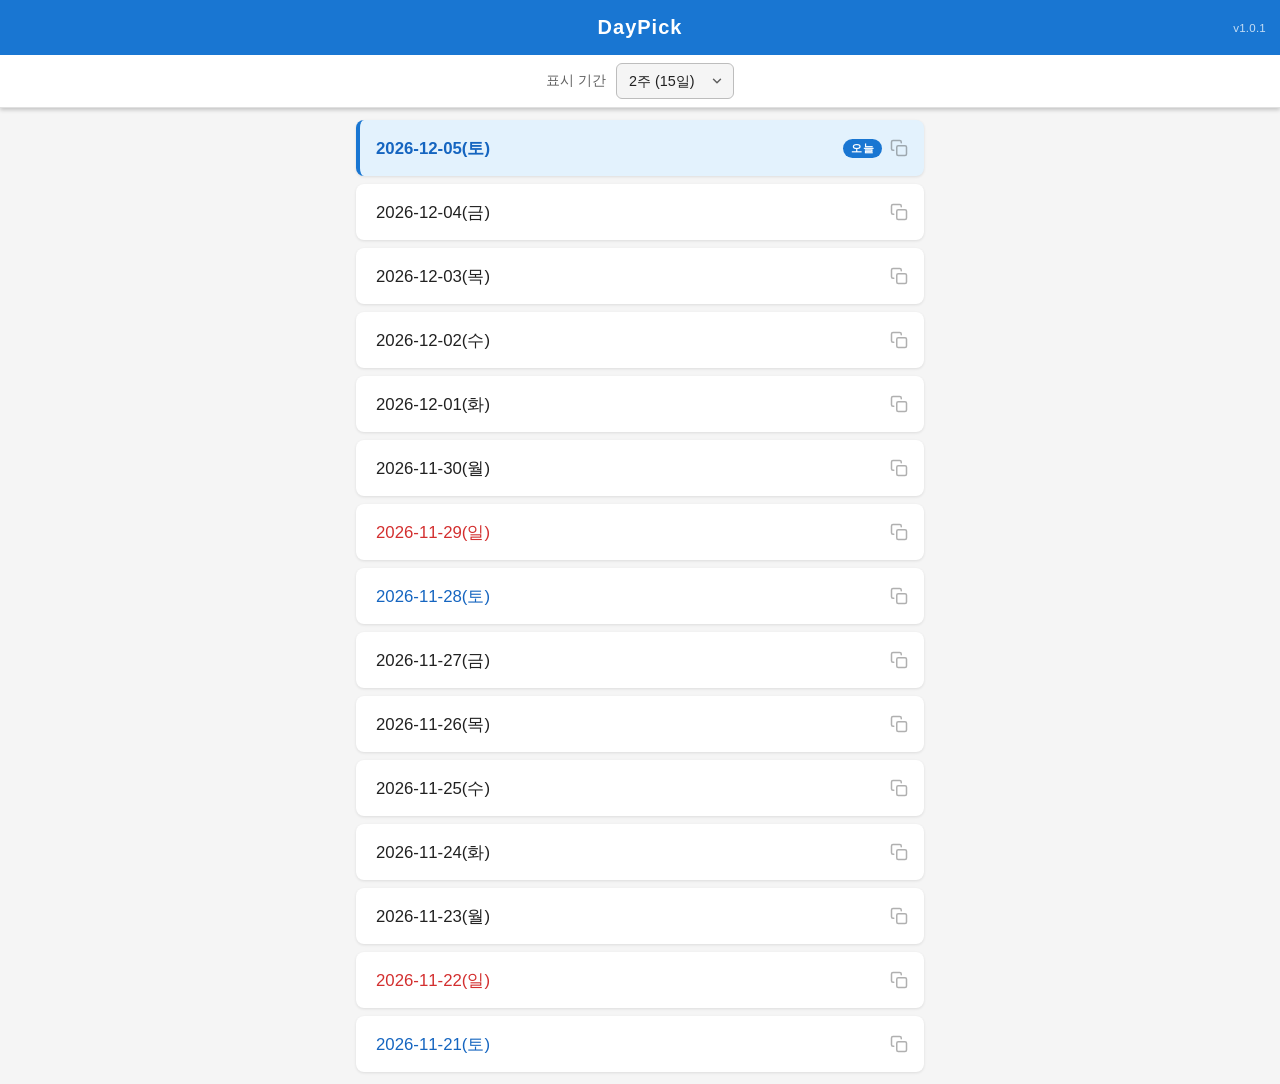
<file: docs/DayPick/index.html>
<!DOCTYPE html>
<html lang="ko">
<head>
  <meta charset="UTF-8">
  <meta name="viewport" content="width=device-width, initial-scale=1.0, maximum-scale=1.0, user-scalable=no">
  <meta name="theme-color" content="#1976D2">
  <meta name="mobile-web-app-capable" content="yes">
  <meta name="apple-mobile-web-app-capable" content="yes">
  <meta name="apple-mobile-web-app-status-bar-style" content="black-translucent">
  <meta name="apple-mobile-web-app-title" content="DayPick">
  <title>DayPick</title>
  <link rel="manifest" href="manifest.json">
  <link rel="apple-touch-icon" href="icons/icon-192.png">
  <style>
    *, *::before, *::after {
      box-sizing: border-box;
      margin: 0;
      padding: 0;
    }

    body {
      font-family: -apple-system, BlinkMacSystemFont, 'Segoe UI', Roboto,
                   'Helvetica Neue', Arial, 'Noto Sans KR', sans-serif;
      background: #F5F5F5;
      min-height: 100vh;
      color: #212121;
    }

    /* 상단 고정 영역 (헤더 + 설정 바) */
    .top-bar {
      position: sticky;
      top: 0;
      z-index: 100;
      box-shadow: 0 2px 4px rgba(0,0,0,0.2);
    }

    header {
      position: relative;
      background: #1976D2;
      color: #fff;
      text-align: center;
      padding: 16px;
      font-size: 1.25rem;
      font-weight: 700;
      letter-spacing: 0.05em;
    }

    /* 헤더 우측 버전 표시 */
    .app-version {
      position: absolute;
      right: 14px;
      top: 50%;
      transform: translateY(-50%);
      font-size: 0.72rem;
      font-weight: 500;
      letter-spacing: 0.02em;
      color: rgba(255,255,255,0.75);
    }

    /* 설정 바 */
    .settings-bar {
      display: flex;
      align-items: center;
      justify-content: center;
      gap: 10px;
      padding: 8px 16px;
      background: #fff;
      border-bottom: 1px solid #E0E0E0;
    }

    .settings-bar label {
      font-size: 0.85rem;
      font-weight: 500;
      color: #616161;
    }

    #weeksSelect {
      font-family: inherit;
      font-size: 0.9rem;
      color: #212121;
      background: #F5F5F5;
      border: 1px solid #BDBDBD;
      border-radius: 6px;
      padding: 6px 30px 6px 12px;
      min-height: 36px;
      cursor: pointer;
      appearance: none;
      -webkit-appearance: none;
      background-image: url("data:image/svg+xml,%3Csvg xmlns='http://www.w3.org/2000/svg' width='14' height='14' viewBox='0 0 24 24' fill='none' stroke='%23616161' stroke-width='2.5' stroke-linecap='round' stroke-linejoin='round'%3E%3Cpolyline points='6 9 12 15 18 9'%3E%3C/polyline%3E%3C/svg%3E");
      background-repeat: no-repeat;
      background-position: right 9px center;
      background-size: 14px 14px;
    }

    #weeksSelect:focus {
      outline: none;
      border-color: #1976D2;
      box-shadow: 0 0 0 2px rgba(25,118,210,0.2);
    }

    main {
      padding: 12px 16px;
      max-width: 600px;
      margin: 0 auto;
    }

    .date-list {
      list-style: none;
      display: flex;
      flex-direction: column;
      gap: 8px;
    }

    .date-item {
      display: flex;
      align-items: center;
      justify-content: space-between;
      min-height: 56px;
      padding: 0 16px;
      border-radius: 8px;
      background: #fff;
      cursor: pointer;
      user-select: none;
      box-shadow: 0 1px 3px rgba(0,0,0,0.1);
      transition: background 0.15s ease, transform 0.1s ease, box-shadow 0.15s ease;
      border-left: 4px solid transparent;
      -webkit-tap-highlight-color: transparent;
    }

    .date-item:active {
      transform: scale(0.98);
      box-shadow: 0 1px 2px rgba(0,0,0,0.08);
    }

    .date-item:hover {
      box-shadow: 0 2px 6px rgba(0,0,0,0.15);
    }

    /* 오늘 스타일 */
    .date-item.today {
      background: #E3F2FD;
      border-left: 4px solid #1976D2;
    }

    .date-item.today .date-text {
      font-weight: 700;
    }

    /* 토요일 */
    .date-item .date-text.saturday {
      color: #1565C0;
    }

    /* 일요일 */
    .date-item .date-text.sunday {
      color: #D32F2F;
    }

    .date-text {
      font-size: 1.05rem;
      flex: 1;
    }

    .badge-today {
      display: inline-block;
      background: #1976D2;
      color: #fff;
      font-size: 0.7rem;
      font-weight: 700;
      padding: 2px 8px;
      border-radius: 12px;
      margin-left: 10px;
      letter-spacing: 0.03em;
      vertical-align: middle;
      flex-shrink: 0;
    }

    .copy-icon {
      opacity: 0.35;
      flex-shrink: 0;
      margin-left: 8px;
    }

    /* 토스트 */
    #toast {
      position: fixed;
      bottom: 32px;
      left: 50%;
      transform: translateX(-50%) translateY(0);
      background: #323232;
      color: #fff;
      padding: 12px 24px;
      border-radius: 24px;
      font-size: 0.92rem;
      white-space: nowrap;
      pointer-events: none;
      opacity: 0;
      transition: opacity 0.25s ease;
      z-index: 9999;
      box-shadow: 0 4px 12px rgba(0,0,0,0.3);
    }

    #toast.show {
      opacity: 1;
    }

    @media (max-width: 400px) {
      .date-text {
        font-size: 0.97rem;
      }
    }
  </style>
</head>
<body>
  <div class="top-bar">
    <header>
      DayPick
      <span class="app-version" id="appVersion"></span>
    </header>

    <div class="settings-bar">
      <label for="weeksSelect">표시 기간</label>
      <select id="weeksSelect" aria-label="표시할 주간 수"></select>
    </div>
  </div>

  <main>
    <ul class="date-list" id="dateList"></ul>
  </main>

  <div id="toast"></div>

  <script>
    (function () {
      // 앱 버전 (09_ChangeVersionName.py 가 이 값을 변경합니다)
      const APP_VERSION = '1.0.1';

      const DAY_NAMES = ['일', '월', '화', '수', '목', '금', '토'];

      // 표시 기간 설정
      const STORAGE_KEY = 'daypick.weeks';   // localStorage 키
      const DEFAULT_WEEKS = 2;               // 기본값: 2주
      const WEEK_OPTIONS = [1, 2, 3, 4, 6, 8, 12];

      /**
       * 주간 수 -> 표시할 날짜 개수 (오늘 포함)
       * 예: 2주 -> 14일 전까지 + 오늘 = 15개
       * @param {number} weeks
       * @returns {number}
       */
      function weeksToDayCount(weeks) {
        return weeks * 7 + 1;
      }

      /**
       * localStorage 에서 저장된 주간 수를 읽음.
       * 값이 없거나 허용 목록에 없으면 기본값 반환.
       * @returns {number}
       */
      function loadWeeks() {
        try {
          const saved = parseInt(localStorage.getItem(STORAGE_KEY), 10);
          if (WEEK_OPTIONS.indexOf(saved) !== -1) {
            return saved;
          }
        } catch (err) {
          // 시크릿 모드 등 localStorage 사용 불가 - 기본값 사용
          console.warn('설정 불러오기 실패:', err);
        }
        return DEFAULT_WEEKS;
      }

      /**
       * 주간 수를 localStorage 에 저장
       * @param {number} weeks
       */
      function saveWeeks(weeks) {
        try {
          localStorage.setItem(STORAGE_KEY, String(weeks));
        } catch (err) {
          console.warn('설정 저장 실패:', err);
        }
      }

      /**
       * 날짜를 "2026-03-19(목)" 형식 문자열로 변환
       * @param {Date} date
       * @returns {string}
       */
      function formatDate(date) {
        const y = date.getFullYear();
        const m = String(date.getMonth() + 1).padStart(2, '0');
        const d = String(date.getDate()).padStart(2, '0');
        const day = DAY_NAMES[date.getDay()];
        return `${y}-${m}-${d}(${day})`;
      }

      /**
       * 날짜 목록 렌더링 (오늘 포함, weeks 주 전까지)
       * @param {number} weeks - 표시할 주간 수
       */
      function renderDates(weeks) {
        const list = document.getElementById('dateList');
        const count = weeksToDayCount(weeks);

        // 기존 목록 비우기 (설정 변경 시 재렌더링)
        list.innerHTML = '';

        const today = new Date();
        today.setHours(0, 0, 0, 0);

        for (let i = 0; i < count; i++) {
          const d = new Date(today);
          d.setDate(today.getDate() - i);

          const formatted = formatDate(d);
          const dayOfWeek = d.getDay(); // 0=일, 6=토

          const li = document.createElement('li');
          li.className = 'date-item' + (i === 0 ? ' today' : '');
          li.setAttribute('role', 'button');
          li.setAttribute('tabindex', '0');
          li.setAttribute('aria-label', `${formatted} 복사`);

          // 날짜 텍스트 span
          const span = document.createElement('span');
          span.className = 'date-text';
          if (dayOfWeek === 6) span.classList.add('saturday');
          if (dayOfWeek === 0) span.classList.add('sunday');
          span.textContent = formatted;

          li.appendChild(span);

          // 오늘 뱃지
          if (i === 0) {
            const badge = document.createElement('span');
            badge.className = 'badge-today';
            badge.textContent = '오늘';
            li.appendChild(badge);
          }

          // 복사 아이콘 (SVG)
          const icon = document.createElementNS('http://www.w3.org/2000/svg', 'svg');
          icon.setAttribute('width', '18');
          icon.setAttribute('height', '18');
          icon.setAttribute('viewBox', '0 0 24 24');
          icon.setAttribute('fill', 'none');
          icon.setAttribute('stroke', 'currentColor');
          icon.setAttribute('stroke-width', '2');
          icon.setAttribute('stroke-linecap', 'round');
          icon.setAttribute('stroke-linejoin', 'round');
          icon.classList.add('copy-icon');
          icon.innerHTML =
            '<rect x="9" y="9" width="13" height="13" rx="2" ry="2"></rect>' +
            '<path d="M5 15H4a2 2 0 0 1-2-2V4a2 2 0 0 1 2-2h9a2 2 0 0 1 2 2v1"></path>';
          li.appendChild(icon);

          // 클릭 핸들러
          li.addEventListener('click', function () {
            copyDate(formatted);
          });

          // 키보드 접근성
          li.addEventListener('keydown', function (e) {
            if (e.key === 'Enter' || e.key === ' ') {
              e.preventDefault();
              copyDate(formatted);
            }
          });

          list.appendChild(li);
        }
      }

      /**
       * 설정 바(주간 수 드롭다운) 초기화
       * @param {number} weeks - 현재 설정값
       */
      function initSettings(weeks) {
        const select = document.getElementById('weeksSelect');

        WEEK_OPTIONS.forEach(function (w) {
          const opt = document.createElement('option');
          opt.value = String(w);
          opt.textContent = `${w}주 (${weeksToDayCount(w)}일)`;
          select.appendChild(opt);
        });

        select.value = String(weeks);

        select.addEventListener('change', function () {
          const w = parseInt(select.value, 10);
          saveWeeks(w);
          renderDates(w);
          showToast(`최근 ${w}주 (${weeksToDayCount(w)}일) 표시`);
        });
      }

      // 토스트 타이머
      let toastTimer = null;

      /**
       * 클립보드에 날짜 복사 후 토스트 표시
       * @param {string} formatted - "2026-03-19(목)" 형식
       */
      function copyDate(formatted) {
        const textToCopy = formatted + ' '; // 뒤에 공백 추가

        navigator.clipboard.writeText(textToCopy).then(function () {
          showToast(formatted + ' 복사되었습니다');
        }).catch(function () {
          // 클립보드 API 미지원 폴백
          try {
            const ta = document.createElement('textarea');
            ta.value = textToCopy;
            ta.style.position = 'fixed';
            ta.style.opacity = '0';
            document.body.appendChild(ta);
            ta.focus();
            ta.select();
            document.execCommand('copy');
            document.body.removeChild(ta);
            showToast(formatted + ' 복사되었습니다');
          } catch (err) {
            showToast('복사에 실패했습니다');
          }
        });
      }

      /**
       * 토스트 메시지 표시
       * @param {string} message
       */
      function showToast(message) {
        const toast = document.getElementById('toast');
        toast.textContent = message;
        toast.classList.add('show');

        if (toastTimer) {
          clearTimeout(toastTimer);
        }

        toastTimer = setTimeout(function () {
          toast.classList.remove('show');
          toastTimer = null;
        }, 2000);
      }

      // 서비스 워커 등록
      if ('serviceWorker' in navigator) {
        window.addEventListener('load', function () {
          navigator.serviceWorker.register('sw.js').catch(function (err) {
            console.warn('Service Worker 등록 실패:', err);
          });
        });
      }

      // 초기화
      document.getElementById('appVersion').textContent = 'v' + APP_VERSION;

      const currentWeeks = loadWeeks();
      initSettings(currentWeeks);
      renderDates(currentWeeks);
    })();
  </script>
</body>
</html>
</file>
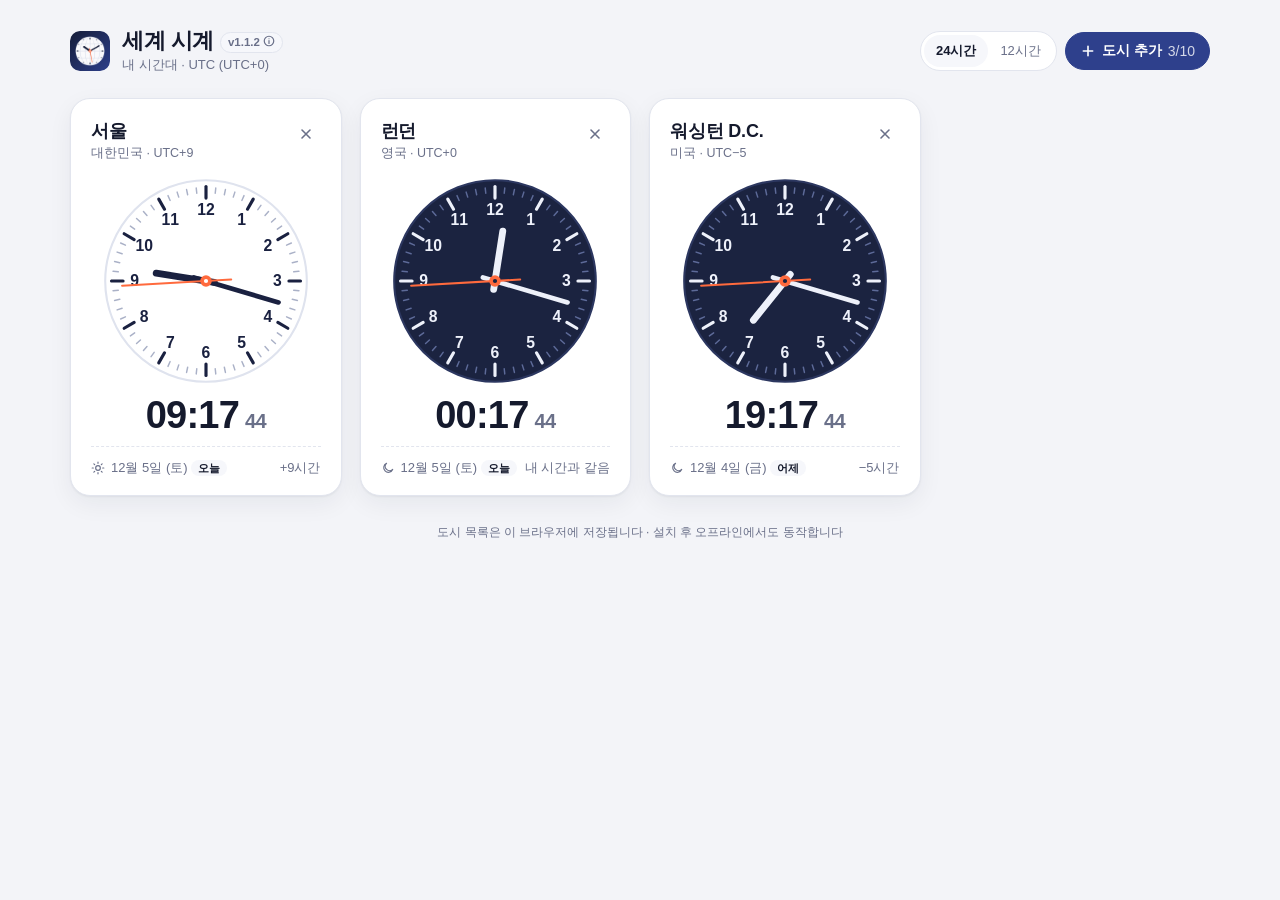
<file: docs/WorldClock/index.html>
<!DOCTYPE html>
<!--
  세계 시계 (WorldClock)
  Author : 허창원 (Changwon Heo)
  Copyright (c) 2026 허창원. All rights reserved.
-->
<html lang="ko">
<head>
<meta charset="utf-8">
<meta name="viewport" content="width=device-width, initial-scale=1, viewport-fit=cover">
<title>세계 시계</title>
<meta name="description" content="여러 도시의 현재 시각을 아날로그·디지털 시계로 한눈에 보여주는 세계 시계">
<meta name="author" content="허창원 (Changwon Heo)">
<meta name="theme-color" content="#161e3a" media="(prefers-color-scheme: dark)">
<meta name="theme-color" content="#f3f4f8" media="(prefers-color-scheme: light)">
<link rel="manifest" href="manifest.webmanifest">
<link rel="icon" type="image/png" sizes="32x32" href="icons/favicon-32.png">
<link rel="icon" type="image/png" sizes="48x48" href="icons/favicon-48.png">
<link rel="apple-touch-icon" href="icons/apple-touch-icon.png">
<meta name="apple-mobile-web-app-capable" content="yes">
<meta name="mobile-web-app-capable" content="yes">
<meta name="apple-mobile-web-app-title" content="세계 시계">
<meta name="apple-mobile-web-app-status-bar-style" content="default">
<style>
  :root {
    --bg: #f3f4f8;
    --surface: #ffffff;
    --surface-2: #f6f7fb;
    --text: #151a2d;
    --muted: #6a7089;
    --line: #e2e5ee;
    --primary: #2e408c;
    --primary-text: #ffffff;
    --accent: #ff6a3d;
    --danger: #d9434b;
    --shadow: 0 1px 2px rgba(21, 26, 45, .05), 0 8px 24px rgba(21, 26, 45, .06);

    /* 시계 문자판 (낮) */
    --face-day: #ffffff;
    --face-day-ring: #dfe3ee;
    --ink-day: #1a2140;
    --tick-day: #aab1c7;
    /* 시계 문자판 (밤) */
    --face-night: #1b2340;
    --face-night-ring: #2c3760;
    --ink-night: #eef1fa;
    --tick-night: #5d6a98;

    --radius: 20px;
    color-scheme: light;
  }
  @media (prefers-color-scheme: dark) {
    :root {
      --bg: #0d111c;
      --surface: #151b2b;
      --surface-2: #1b2235;
      --text: #eef1f8;
      --muted: #939ab3;
      --line: #252d44;
      --primary: #6f86ff;
      --primary-text: #0d111c;
      --danger: #ff6b72;
      --shadow: 0 1px 2px rgba(0, 0, 0, .3), 0 10px 30px rgba(0, 0, 0, .25);
      --face-day: #f4f6fb;
      --face-day-ring: #3a4466;
      color-scheme: dark;
    }
  }

  * { box-sizing: border-box; }
  html, body { margin: 0; }
  body {
    background: var(--bg);
    color: var(--text);
    font-family: -apple-system, BlinkMacSystemFont, "Segoe UI", "Apple SD Gothic Neo", "Malgun Gothic", "Noto Sans KR", Roboto, sans-serif;
    -webkit-font-smoothing: antialiased;
    min-height: 100vh;
    padding: env(safe-area-inset-top) env(safe-area-inset-right) env(safe-area-inset-bottom) env(safe-area-inset-left);
  }
  button { font: inherit; color: inherit; }
  [hidden] { display: none !important; }   /* .btn 등 display 지정 요소도 hidden 속성으로 숨김 */

  .wrap { max-width: 1180px; margin: 0 auto; padding: 28px 20px 40px; }

  /* ---------- 헤더 ---------- */
  header {
    display: flex; align-items: center; justify-content: space-between;
    gap: 16px; flex-wrap: wrap; margin-bottom: 24px;
  }
  .brand { display: flex; align-items: center; gap: 12px; min-width: 0; }
  .brand img { width: 40px; height: 40px; border-radius: 10px; flex: none; }
  .brand h1 { font-size: 22px; line-height: 1.2; margin: 0; letter-spacing: -.02em; }
  .brand p { margin: 2px 0 0; font-size: 13px; color: var(--muted); }
  /* 버전 배지 - 값은 APP_VERSION 에서 채운다 (단일 출처), 누르면 앱 정보 창 */
  .brand .ver {
    display: inline-block; vertical-align: middle; margin-left: 6px;
    padding: 1px 7px; border-radius: 999px;
    background: var(--surface-2); border: 1px solid var(--line); color: var(--muted);
    font: inherit; font-size: 11.5px; font-weight: 700; line-height: 1.5; letter-spacing: 0;
    white-space: nowrap; font-variant-numeric: tabular-nums; cursor: pointer;
  }
  .brand .ver:hover, .brand .ver:focus-visible { color: var(--text); border-color: var(--primary); outline: none; }
  .brand .ver svg { width: 12px; height: 12px; margin-left: 3px; vertical-align: -1.5px; }   /* ⓘ - 누를 수 있다는 표시 */

  .actions { display: flex; align-items: center; gap: 8px; flex-wrap: wrap; }

  .seg {
    display: inline-flex; padding: 3px; border-radius: 999px;
    background: var(--surface); border: 1px solid var(--line);
  }
  .seg button {
    border: 0; background: transparent; padding: 7px 12px; border-radius: 999px;
    font-size: 13px; color: var(--muted); cursor: pointer;
  }
  .seg button[aria-pressed="true"] { background: var(--surface-2); color: var(--text); font-weight: 600; }

  .btn {
    display: inline-flex; align-items: center; gap: 6px;
    border: 1px solid var(--line); background: var(--surface);
    padding: 9px 14px; border-radius: 999px; font-size: 14px; font-weight: 600;
    cursor: pointer; transition: transform .1s ease, opacity .15s ease;
  }
  .btn:active { transform: scale(.97); }
  .btn.primary { background: var(--primary); border-color: var(--primary); color: var(--primary-text); }
  .btn:disabled { opacity: .45; cursor: not-allowed; transform: none; }
  .btn svg { width: 16px; height: 16px; }
  .count { font-variant-numeric: tabular-nums; opacity: .8; font-weight: 500; }

  /* ---------- 카드 그리드 ---------- */
  .grid {
    display: grid; gap: 18px;
    grid-template-columns: repeat(auto-fill, minmax(260px, 1fr));
  }
  .card {
    position: relative;
    background: var(--surface); border: 1px solid var(--line);
    border-radius: var(--radius); box-shadow: var(--shadow);
    padding: 20px 20px 18px;
    display: flex; flex-direction: column; align-items: center;
  }
  .card.new { animation: pop .25s ease; }
  @keyframes pop { from { opacity: 0; transform: translateY(6px); } to { opacity: 1; transform: none; } }

  .card-head { width: 100%; display: flex; align-items: flex-start; justify-content: space-between; gap: 8px; }
  .city { min-width: 0; }
  .city h2 { margin: 0; font-size: 18px; letter-spacing: -.01em; white-space: nowrap; overflow: hidden; text-overflow: ellipsis; }
  .city .sub { margin-top: 2px; font-size: 12.5px; color: var(--muted); white-space: nowrap; overflow: hidden; text-overflow: ellipsis; }

  .remove {
    flex: none; width: 30px; height: 30px; border-radius: 50%;
    border: 0; background: transparent; color: var(--muted);
    display: grid; place-items: center; cursor: pointer;
  }
  .remove:hover:not(:disabled) { background: var(--surface-2); color: var(--danger); }
  .remove:disabled { opacity: .3; cursor: not-allowed; }
  .remove svg { width: 16px; height: 16px; }

  .analog { width: min(100%, 210px); aspect-ratio: 1; margin: 14px 0 10px; }
  .analog svg { width: 100%; height: 100%; display: block; overflow: visible; }

  .face { fill: var(--face-day); stroke: var(--face-day-ring); stroke-width: 2; transition: fill .6s ease; }
  .tick { stroke: var(--tick-day); stroke-linecap: round; }
  .tick.major { stroke: var(--ink-day); }
  .num { fill: var(--ink-day); font-size: 15px; font-weight: 600; text-anchor: middle; dominant-baseline: central; }
  .hand { stroke: var(--ink-day); stroke-linecap: round; }
  .hand.sec { stroke: var(--accent); }
  .pin { fill: var(--accent); }
  .pin-in { fill: var(--face-day); }

  .card.night .face { fill: var(--face-night); stroke: var(--face-night-ring); }
  .card.night .tick { stroke: var(--tick-night); }
  .card.night .tick.major, .card.night .hand { stroke: var(--ink-night); }
  .card.night .hand.sec { stroke: var(--accent); }
  .card.night .num { fill: var(--ink-night); }
  .card.night .pin-in { fill: var(--face-night); }

  .digital {
    font-variant-numeric: tabular-nums; font-feature-settings: "tnum";
    font-size: 38px; font-weight: 700; letter-spacing: -.02em; line-height: 1;
    display: flex; align-items: baseline; gap: 6px;
  }
  .digital .ampm { font-size: 15px; font-weight: 600; color: var(--muted); }
  .digital .sec { font-size: 20px; font-weight: 600; color: var(--muted); }

  .meta {
    margin-top: 12px; width: 100%;
    display: flex; justify-content: space-between; align-items: center; gap: 8px;
    font-size: 13px; color: var(--muted);
    border-top: 1px dashed var(--line); padding-top: 12px;
  }
  .meta .date { display: inline-flex; align-items: center; gap: 6px; white-space: nowrap; }
  .meta .date svg { width: 14px; height: 14px; }
  .meta .diff { white-space: nowrap; font-variant-numeric: tabular-nums; }
  .badge {
    font-size: 11px; font-weight: 600; padding: 2px 7px; border-radius: 999px;
    background: var(--surface-2); color: var(--text);
  }

  footer { margin-top: 28px; text-align: center; font-size: 12px; color: var(--muted); }

  /* ---------- 도시 추가 대화상자 ---------- */
  dialog {
    width: min(520px, calc(100vw - 32px)); max-height: min(640px, calc(100vh - 48px));
    padding: 0; border: 1px solid var(--line); border-radius: 20px;
    background: var(--surface); color: var(--text); box-shadow: 0 20px 60px rgba(0,0,0,.3);
  }
  dialog[open] { display: flex; flex-direction: column; }
  dialog::backdrop { background: rgba(10, 14, 28, .45); backdrop-filter: blur(2px); }
  .dlg-head { padding: 18px 18px 12px; border-bottom: 1px solid var(--line); }
  .dlg-title { display: flex; align-items: center; justify-content: space-between; margin-bottom: 12px; }
  .dlg-title h3 { margin: 0; font-size: 17px; }
  .search {
    width: 100%; padding: 11px 14px; border-radius: 12px;
    border: 1px solid var(--line); background: var(--surface-2); color: var(--text);
    font: inherit; font-size: 15px; outline: none;
  }
  .search:focus { border-color: var(--primary); }
  .results { list-style: none; margin: 0; padding: 6px; overflow-y: auto; flex: 1; }
  .results li button {
    width: 100%; text-align: left; border: 0; background: transparent; cursor: pointer;
    display: flex; align-items: center; justify-content: space-between; gap: 12px;
    padding: 11px 12px; border-radius: 12px;
  }
  .results li button:hover:not(:disabled), .results li button:focus-visible { background: var(--surface-2); outline: none; }
  .results li button:disabled { opacity: .45; cursor: default; }
  .r-name { font-weight: 600; font-size: 15px; }
  .r-sub { font-size: 12.5px; color: var(--muted); margin-top: 2px; }
  .r-time { font-variant-numeric: tabular-nums; font-size: 14px; color: var(--muted); white-space: nowrap; text-align: right; }
  .r-section { font-size: 12px; color: var(--muted); padding: 10px 12px 4px; font-weight: 600; }
  .empty { padding: 28px 12px; text-align: center; color: var(--muted); font-size: 14px; }

  /* ---------- 설치 안내 대화상자 ---------- */
  dialog.guide { width: min(420px, calc(100vw - 32px)); }
  .guide-body { padding: 20px 20px 6px; overflow-y: auto; }
  .guide-body h3 { margin: 0 0 12px; font-size: 17px; }
  .guide-body p { margin: 0 0 10px; font-size: 14.5px; line-height: 1.55; }
  .guide-url {
    font-size: 13px; padding: 8px 10px; border-radius: 10px;
    background: var(--surface-2); border: 1px solid var(--line);
    word-break: break-all; -webkit-user-select: all; user-select: all;
  }
  .steps { list-style: none; margin: 4px 0 10px; padding: 0; display: grid; gap: 10px; }
  .steps li { display: flex; gap: 10px; align-items: flex-start; font-size: 14.5px; line-height: 1.5; }
  .steps .no {
    flex: none; width: 22px; height: 22px; margin-top: 1px; border-radius: 50%;
    display: inline-flex; align-items: center; justify-content: center;
    background: var(--primary); color: var(--primary-text); font-size: 12px; font-weight: 700;
  }
  .ico { width: 17px; height: 17px; vertical-align: -3px; }
  .guide-actions { display: flex; flex-wrap: wrap; align-items: center; justify-content: flex-end; gap: 10px 8px; padding: 12px 20px 18px; }
  .guide-mute {
    margin-right: auto; display: inline-flex; align-items: center; gap: 6px;
    font-size: 13px; color: var(--muted); cursor: pointer; -webkit-user-select: none; user-select: none;
  }
  .guide-mute input { width: 16px; height: 16px; margin: 0; accent-color: var(--primary); }
  .guide-btns { display: flex; gap: 8px; margin-left: auto; }   /* 좁으면 버튼 묶음째 다음 줄로 */

  /* ---------- 앱 정보 대화상자 (설치 안내 창 스타일 재사용) ---------- */
  dialog.about { width: min(440px, calc(100vw - 32px)); }   /* 제목(앱명 · 버전 · 빌드)이 한 줄에 들어가는 폭 */
  .about-build { white-space: nowrap; }   /* 좁은 화면에서 줄이 넘어가면 (Build: …) 를 통째로 다음 줄로 */
  .about-info { margin: 4px 0 6px; display: grid; grid-template-columns: auto 1fr; gap: 10px 16px; font-size: 14.5px; }
  .about-info dt { color: var(--muted); }
  .about-info dd { margin: 0; word-break: break-all; font-variant-numeric: tabular-nums; }
  .about-mail { -webkit-user-select: all; user-select: all; }   /* 한 번에 선택해 복사 */
  /* 업데이트 확인 결과 - 모달 위에 뜨는 창이라 토스트 대신 창 안에 표시 */
  .about-status {
    margin: 12px 0 0; padding: 10px 12px; border-radius: 10px;
    background: var(--bg); border-left: 4px solid var(--primary);
    font-size: 14.5px; font-weight: 600; line-height: 1.45;
  }
  .about-status.error { border-left-color: var(--danger); color: var(--danger); }

  .toast {
    position: fixed; left: 50%; bottom: calc(24px + env(safe-area-inset-bottom));
    transform: translateX(-50%) translateY(20px); opacity: 0; pointer-events: none;
    background: var(--text); color: var(--bg); padding: 10px 16px; border-radius: 999px;
    font-size: 14px; transition: all .25s ease; max-width: calc(100vw - 32px);
  }
  .toast.show { opacity: 1; transform: translateX(-50%) translateY(0); }

  @media (max-width: 560px) {
    .wrap { padding: 18px 16px 32px; }
    header { margin-bottom: 18px; }
    .actions { width: 100%; }
    .actions .btn.primary { margin-left: auto; }
    #installBtn .label { display: none; }
    #installBtn { padding: 9px 11px; }
    .grid { grid-template-columns: repeat(auto-fill, minmax(150px, 1fr)); gap: 12px; }
    .card { padding: 14px 12px 12px; }
    .city h2 { font-size: 15px; }
    .analog { margin: 8px 0 6px; }
    .num { display: none; }
    .digital { font-size: 26px; gap: 4px; }
    .digital .sec { font-size: 14px; }
    .digital .ampm { font-size: 12px; }
    .meta { flex-direction: column; align-items: center; gap: 4px; font-size: 12px; padding-top: 8px; margin-top: 8px; }
  }
  @media (prefers-reduced-motion: reduce) {
    .card.new { animation: none; }
  }
</style>
</head>
<body>
<div class="wrap">
  <header>
    <div class="brand">
      <img src="icons/icon-192.png" alt="">
      <div>
        <h1>세계 시계<button type="button" class="ver" id="appVer" aria-label="앱 정보" title="앱 정보"><span id="appVerText"></span><svg viewBox="0 0 24 24" fill="none" stroke="currentColor" stroke-width="2.4" stroke-linecap="round" aria-hidden="true"><circle cx="12" cy="12" r="9.5"/><path d="M12 11v6M12 7.5v.01"/></svg></button></h1>
        <p id="localInfo">내 시간대</p>
      </div>
    </div>
    <div class="actions">
      <div class="seg" role="group" aria-label="시간 표시 형식">
        <button type="button" id="fmt24" aria-pressed="true">24시간</button>
        <button type="button" id="fmt12" aria-pressed="false">12시간</button>
      </div>
      <button type="button" class="btn" id="installBtn" aria-label="앱 설치" title="앱 설치" hidden>
        <svg viewBox="0 0 24 24" fill="none" stroke="currentColor" stroke-width="2" stroke-linecap="round" stroke-linejoin="round"><path d="M12 3v12M7 10l5 5 5-5M5 21h14"/></svg>
        <span class="label">앱 설치</span>
      </button>
      <button type="button" class="btn primary" id="addBtn">
        <svg viewBox="0 0 24 24" fill="none" stroke="currentColor" stroke-width="2.4" stroke-linecap="round"><path d="M12 5v14M5 12h14"/></svg>
        도시 추가 <span class="count" id="count">0/10</span>
      </button>
    </div>
  </header>

  <main class="grid" id="grid" aria-live="polite"></main>

  <footer>도시 목록은 이 브라우저에 저장됩니다 · 설치 후 오프라인에서도 동작합니다</footer>
</div>

<dialog id="dlg" aria-labelledby="dlgTitle">
  <div class="dlg-head">
    <div class="dlg-title">
      <h3 id="dlgTitle">도시 추가</h3>
      <button type="button" class="remove" id="dlgClose" aria-label="닫기">
        <svg viewBox="0 0 24 24" fill="none" stroke="currentColor" stroke-width="2.4" stroke-linecap="round"><path d="M6 6l12 12M18 6L6 18"/></svg>
      </button>
    </div>
    <input type="search" class="search" id="search" placeholder="도시·국가·시간대 검색 (예: 파리, Tokyo, Asia/)" autocomplete="off">
  </div>
  <ul class="results" id="results"></ul>
</dialog>

<dialog id="guide" class="guide" aria-labelledby="guideTitle">
  <div class="guide-body">
    <h3 id="guideTitle"></h3>
    <div id="guideText"></div>
  </div>
  <div class="guide-actions">
    <label class="guide-mute"><input type="checkbox" id="guideMute"> 다시 보지 않기</label>
    <div class="guide-btns">
      <button type="button" class="btn" id="guideCancel"></button>
      <button type="button" class="btn primary" id="guideOk"></button>
    </div>
  </div>
</dialog>

<dialog id="about" class="guide about" aria-label="앱 정보">
  <div class="guide-body">
    <h3 id="aboutTitle"></h3>
    <dl class="about-info">
      <dt>만든 사람</dt><dd>허창원</dd>
      <dt>연락처</dt><dd class="about-mail" id="aboutMail"></dd>
    </dl>
    <p class="about-status" id="aboutStatus" role="status" hidden></p>
  </div>
  <div class="guide-actions">
    <div class="guide-btns">
      <button type="button" class="btn" id="aboutUpdate">업데이트 확인</button>
      <button type="button" class="btn primary" id="aboutClose">닫기</button>
    </div>
  </div>
</dialog>

<div class="toast" id="toast" role="status"></div>

<script>
(function () {
  'use strict';

  // 앱 버전 - 09_ChangeVersionName.py 로 sw.js CACHE 와 함께 변경한다
  var APP_VERSION = '1.1.2';
  // 빌드 일시 - 09_ChangeVersionName.py 가 버전을 바꿀 때 실행한 일시로 함께 바꾼다
  var BUILD_DATE = '2026-10-03 20:20:15';

  var MAX = 10, MIN = 1;
  var KEY_CITIES = 'worldclock.cities.v1';
  var KEY_HOUR12 = 'worldclock.hour12.v1';
  var DEFAULT_IDS = ['seoul', 'london', 'washington'];
  var WEEK = ['일', '월', '화', '수', '목', '금', '토'];

  // [id, 도시명, 영문명, 국가, IANA 시간대]
  var CITY_DATA = [
    ['seoul', '서울', 'Seoul', '대한민국', 'Asia/Seoul'],
    ['busan', '부산', 'Busan', '대한민국', 'Asia/Seoul'],
    ['tokyo', '도쿄', 'Tokyo', '일본', 'Asia/Tokyo'],
    ['osaka', '오사카', 'Osaka', '일본', 'Asia/Tokyo'],
    ['beijing', '베이징', 'Beijing', '중국', 'Asia/Shanghai'],
    ['shanghai', '상하이', 'Shanghai', '중국', 'Asia/Shanghai'],
    ['hongkong', '홍콩', 'Hong Kong', '중국', 'Asia/Hong_Kong'],
    ['taipei', '타이베이', 'Taipei', '대만', 'Asia/Taipei'],
    ['manila', '마닐라', 'Manila', '필리핀', 'Asia/Manila'],
    ['singapore', '싱가포르', 'Singapore', '싱가포르', 'Asia/Singapore'],
    ['kualalumpur', '쿠알라룸푸르', 'Kuala Lumpur', '말레이시아', 'Asia/Kuala_Lumpur'],
    ['bangkok', '방콕', 'Bangkok', '태국', 'Asia/Bangkok'],
    ['hanoi', '하노이', 'Hanoi', '베트남', 'Asia/Ho_Chi_Minh'],
    ['hochiminh', '호찌민', 'Ho Chi Minh City', '베트남', 'Asia/Ho_Chi_Minh'],
    ['jakarta', '자카르타', 'Jakarta', '인도네시아', 'Asia/Jakarta'],
    ['newdelhi', '뉴델리', 'New Delhi', '인도', 'Asia/Kolkata'],
    ['mumbai', '뭄바이', 'Mumbai', '인도', 'Asia/Kolkata'],
    ['kathmandu', '카트만두', 'Kathmandu', '네팔', 'Asia/Kathmandu'],
    ['tashkent', '타슈켄트', 'Tashkent', '우즈베키스탄', 'Asia/Tashkent'],
    ['dubai', '두바이', 'Dubai', '아랍에미리트', 'Asia/Dubai'],
    ['riyadh', '리야드', 'Riyadh', '사우디아라비아', 'Asia/Riyadh'],
    ['tehran', '테헤란', 'Tehran', '이란', 'Asia/Tehran'],
    ['istanbul', '이스탄불', 'Istanbul', '튀르키예', 'Europe/Istanbul'],
    ['moscow', '모스크바', 'Moscow', '러시아', 'Europe/Moscow'],
    ['vladivostok', '블라디보스토크', 'Vladivostok', '러시아', 'Asia/Vladivostok'],
    ['london', '런던', 'London', '영국', 'Europe/London'],
    ['dublin', '더블린', 'Dublin', '아일랜드', 'Europe/Dublin'],
    ['lisbon', '리스본', 'Lisbon', '포르투갈', 'Europe/Lisbon'],
    ['paris', '파리', 'Paris', '프랑스', 'Europe/Paris'],
    ['berlin', '베를린', 'Berlin', '독일', 'Europe/Berlin'],
    ['frankfurt', '프랑크푸르트', 'Frankfurt', '독일', 'Europe/Berlin'],
    ['amsterdam', '암스테르담', 'Amsterdam', '네덜란드', 'Europe/Amsterdam'],
    ['brussels', '브뤼셀', 'Brussels', '벨기에', 'Europe/Brussels'],
    ['zurich', '취리히', 'Zurich', '스위스', 'Europe/Zurich'],
    ['rome', '로마', 'Rome', '이탈리아', 'Europe/Rome'],
    ['madrid', '마드리드', 'Madrid', '스페인', 'Europe/Madrid'],
    ['vienna', '빈', 'Vienna', '오스트리아', 'Europe/Vienna'],
    ['prague', '프라하', 'Prague', '체코', 'Europe/Prague'],
    ['warsaw', '바르샤바', 'Warsaw', '폴란드', 'Europe/Warsaw'],
    ['stockholm', '스톡홀름', 'Stockholm', '스웨덴', 'Europe/Stockholm'],
    ['helsinki', '헬싱키', 'Helsinki', '핀란드', 'Europe/Helsinki'],
    ['athens', '아테네', 'Athens', '그리스', 'Europe/Athens'],
    ['cairo', '카이로', 'Cairo', '이집트', 'Africa/Cairo'],
    ['nairobi', '나이로비', 'Nairobi', '케냐', 'Africa/Nairobi'],
    ['lagos', '라고스', 'Lagos', '나이지리아', 'Africa/Lagos'],
    ['johannesburg', '요하네스버그', 'Johannesburg', '남아프리카공화국', 'Africa/Johannesburg'],
    ['washington', '워싱턴 D.C.', 'Washington, D.C.', '미국', 'America/New_York'],
    ['newyork', '뉴욕', 'New York', '미국', 'America/New_York'],
    ['boston', '보스턴', 'Boston', '미국', 'America/New_York'],
    ['atlanta', '애틀랜타', 'Atlanta', '미국', 'America/New_York'],
    ['toronto', '토론토', 'Toronto', '캐나다', 'America/Toronto'],
    ['chicago', '시카고', 'Chicago', '미국', 'America/Chicago'],
    ['dallas', '댈러스', 'Dallas', '미국', 'America/Chicago'],
    ['denver', '덴버', 'Denver', '미국', 'America/Denver'],
    ['phoenix', '피닉스', 'Phoenix', '미국', 'America/Phoenix'],
    ['losangeles', '로스앤젤레스', 'Los Angeles', '미국', 'America/Los_Angeles'],
    ['sanfrancisco', '샌프란시스코', 'San Francisco', '미국', 'America/Los_Angeles'],
    ['seattle', '시애틀', 'Seattle', '미국', 'America/Los_Angeles'],
    ['vancouver', '밴쿠버', 'Vancouver', '캐나다', 'America/Vancouver'],
    ['anchorage', '앵커리지', 'Anchorage', '미국', 'America/Anchorage'],
    ['honolulu', '호놀룰루', 'Honolulu', '미국', 'Pacific/Honolulu'],
    ['mexicocity', '멕시코시티', 'Mexico City', '멕시코', 'America/Mexico_City'],
    ['bogota', '보고타', 'Bogota', '콜롬비아', 'America/Bogota'],
    ['lima', '리마', 'Lima', '페루', 'America/Lima'],
    ['santiago', '산티아고', 'Santiago', '칠레', 'America/Santiago'],
    ['saopaulo', '상파울루', 'São Paulo', '브라질', 'America/Sao_Paulo'],
    ['buenosaires', '부에노스아이레스', 'Buenos Aires', '아르헨티나', 'America/Argentina/Buenos_Aires'],
    ['sydney', '시드니', 'Sydney', '호주', 'Australia/Sydney'],
    ['melbourne', '멜버른', 'Melbourne', '호주', 'Australia/Melbourne'],
    ['brisbane', '브리즈번', 'Brisbane', '호주', 'Australia/Brisbane'],
    ['perth', '퍼스', 'Perth', '호주', 'Australia/Perth'],
    ['auckland', '오클랜드', 'Auckland', '뉴질랜드', 'Pacific/Auckland'],
    ['guam', '괌', 'Guam', '미국령', 'Pacific/Guam'],
    ['utc', 'UTC', 'Coordinated Universal Time', '협정 세계시', 'UTC']
  ];
  var CITIES = CITY_DATA.map(function (r) {
    return { id: r[0], name: r[1], en: r[2], country: r[3], tz: r[4] };
  });
  var CITY_BY_ID = {};
  CITIES.forEach(function (c) { CITY_BY_ID[c.id] = c; });

  // ---------- 저장소 (실패해도 동작하도록 try/catch) ----------
  function load(key, fallback) {
    try {
      var v = localStorage.getItem(key);
      return v == null ? fallback : JSON.parse(v);
    } catch (e) { return fallback; }
  }
  function save(key, value) {
    try { localStorage.setItem(key, JSON.stringify(value)); } catch (e) { /* 저장 불가 환경 */ }
  }

  // ---------- 시간대 계산 ----------
  var fmtCache = {};
  function isValidTz(tz) {
    try { new Intl.DateTimeFormat('en-US', { timeZone: tz }); return true; } catch (e) { return false; }
  }
  function formatter(tz) {
    if (!fmtCache[tz]) {
      fmtCache[tz] = new Intl.DateTimeFormat('en-US', {
        timeZone: tz, hourCycle: 'h23',
        year: 'numeric', month: 'numeric', day: 'numeric',
        hour: 'numeric', minute: 'numeric', second: 'numeric'
      });
    }
    return fmtCache[tz];
  }
  // 해당 시간대의 UTC 대비 오프셋(ms)
  function tzOffsetMs(tz, now) {
    var base = now - (now % 1000);
    var p = {};
    formatter(tz).formatToParts(new Date(base)).forEach(function (x) { p[x.type] = x.value; });
    var h = +p.hour === 24 ? 0 : +p.hour;
    var wall = Date.UTC(+p.year, +p.month - 1, +p.day, h, +p.minute, +p.second);
    return wall - base;
  }
  function localOffsetMs(now) { return -new Date(now).getTimezoneOffset() * 60000; }

  // id -> 도시 정보. 목록에 없는 시간대는 "tz:Area/City" 형식으로 저장
  function resolveCity(id) {
    if (CITY_BY_ID[id]) return CITY_BY_ID[id];
    if (typeof id === 'string' && id.indexOf('tz:') === 0) {
      var tz = id.slice(3);
      if (!isValidTz(tz)) return null;
      var parts = tz.split('/');
      return { id: id, name: parts[parts.length - 1].replace(/_/g, ' '), en: tz, country: parts[0].replace(/_/g, ' '), tz: tz };
    }
    return null;
  }

  function pad(n) { return (n < 10 ? '0' : '') + n; }
  function fmtOffset(ms) {
    var m = Math.round(ms / 60000), sign = m < 0 ? '−' : '+';
    m = Math.abs(m);
    var h = Math.floor(m / 60), mm = m % 60;
    return 'UTC' + sign + h + (mm ? ':' + pad(mm) : '');
  }
  function fmtDiff(ms) {
    var m = Math.round(ms / 60000);
    if (m === 0) return '내 시간과 같음';
    var sign = m > 0 ? '+' : '−';
    m = Math.abs(m);
    var h = Math.floor(m / 60), mm = m % 60;
    return sign + (h ? h + '시간' : '') + (h && mm ? ' ' : '') + (mm ? mm + '분' : '');
  }
  function timeText(zoned, hour12) {
    var h = zoned.getUTCHours(), m = zoned.getUTCMinutes();
    if (!hour12) return { ampm: '', hm: pad(h) + ':' + pad(m) };
    return { ampm: h < 12 ? '오전' : '오후', hm: (h % 12 || 12) + ':' + pad(m) };
  }

  // ---------- 상태 ----------
  var ids = load(KEY_CITIES, null);
  if (!Array.isArray(ids)) ids = DEFAULT_IDS.slice();
  ids = ids.filter(function (id, i) { return resolveCity(id) && ids.indexOf(id) === i; }).slice(0, MAX);
  if (ids.length < MIN) ids = DEFAULT_IDS.slice();
  var hour12 = load(KEY_HOUR12, false) === true;

  // ---------- DOM ----------
  var grid = document.getElementById('grid');
  var addBtn = document.getElementById('addBtn');
  var countEl = document.getElementById('count');
  var dlg = document.getElementById('dlg');
  var search = document.getElementById('search');
  var results = document.getElementById('results');
  var toastEl = document.getElementById('toast');
  var fmt24 = document.getElementById('fmt24');
  var fmt12 = document.getElementById('fmt12');
  var SVGNS = 'http://www.w3.org/2000/svg';

  function el(tag, cls, text) {
    var e = document.createElement(tag);
    if (cls) e.className = cls;
    if (text != null) e.textContent = text;
    return e;
  }
  function svgEl(tag, attrs) {
    var e = document.createElementNS(SVGNS, tag);
    for (var k in attrs) e.setAttribute(k, attrs[k]);
    return e;
  }

  var ICON_X = '<svg viewBox="0 0 24 24" fill="none" stroke="currentColor" stroke-width="2.4" stroke-linecap="round"><path d="M6 6l12 12M18 6L6 18"/></svg>';
  var ICON_SUN = '<svg viewBox="0 0 24 24" fill="none" stroke="currentColor" stroke-width="2" stroke-linecap="round"><circle cx="12" cy="12" r="4"/><path d="M12 2v2M12 20v2M4.9 4.9l1.4 1.4M17.7 17.7l1.4 1.4M2 12h2M20 12h2M4.9 19.1l1.4-1.4M17.7 6.3l1.4-1.4"/></svg>';
  var ICON_MOON = '<svg viewBox="0 0 24 24" fill="none" stroke="currentColor" stroke-width="2" stroke-linecap="round" stroke-linejoin="round"><path d="M20 14.5A8 8 0 1 1 9.5 4a6.5 6.5 0 0 0 10.5 10.5z"/></svg>';

  function buildClock() {
    var svg = svgEl('svg', { viewBox: '0 0 200 200', role: 'img' });
    svg.appendChild(svgEl('circle', { 'class': 'face', cx: 100, cy: 100, r: 96 }));
    for (var i = 0; i < 60; i++) {
      var major = i % 5 === 0;
      svg.appendChild(svgEl('line', {
        'class': 'tick' + (major ? ' major' : ''),
        x1: 100, y1: major ? 10 : 11, x2: 100, y2: major ? 21 : 16,
        'stroke-width': major ? 3 : 1.4,
        transform: 'rotate(' + (i * 6) + ' 100 100)'
      }));
    }
    for (var n = 1; n <= 12; n++) {
      var a = n * Math.PI / 6, r = 68;
      var t = svgEl('text', { 'class': 'num', x: (100 + r * Math.sin(a)).toFixed(2), y: (100 - r * Math.cos(a)).toFixed(2) });
      t.textContent = n;
      svg.appendChild(t);
    }
    var hour = svgEl('line', { 'class': 'hand', x1: 100, y1: 108, x2: 100, y2: 52, 'stroke-width': 6.5 });
    var min = svgEl('line', { 'class': 'hand', x1: 100, y1: 112, x2: 100, y2: 28, 'stroke-width': 4.5 });
    var sec = svgEl('line', { 'class': 'hand sec', x1: 100, y1: 124, x2: 100, y2: 20, 'stroke-width': 2 });
    svg.appendChild(hour); svg.appendChild(min); svg.appendChild(sec);
    svg.appendChild(svgEl('circle', { 'class': 'pin', cx: 100, cy: 100, r: 5.5 }));
    svg.appendChild(svgEl('circle', { 'class': 'pin-in', cx: 100, cy: 100, r: 2 }));
    return { svg: svg, hour: hour, min: min, sec: sec };
  }

  var cards = []; // { city, root, clock, digital..., offset }
  var justAdded = null; // 방금 추가된 도시 id (등장 애니메이션용)

  function render() {
    grid.textContent = '';
    cards = [];
    ids.forEach(function (id) {
      var city = resolveCity(id);
      if (!city) return;
      var root = el('article', 'card' + (id === justAdded ? ' new' : ''));

      var head = el('div', 'card-head');
      var info = el('div', 'city');
      info.appendChild(el('h2', null, city.name));
      var sub = el('div', 'sub', city.country + ' · ');
      var offsetSpan = el('span');
      sub.appendChild(offsetSpan);
      info.appendChild(sub);
      var rm = el('button', 'remove');
      rm.type = 'button';
      rm.innerHTML = ICON_X;
      rm.setAttribute('aria-label', city.name + ' 삭제');
      rm.title = ids.length <= MIN ? '최소 1개 도시는 있어야 합니다' : '삭제';
      rm.disabled = ids.length <= MIN;
      rm.addEventListener('click', function () { removeCity(id); });
      head.appendChild(info); head.appendChild(rm);

      var analog = el('div', 'analog');
      var clock = buildClock();
      analog.appendChild(clock.svg);

      var digital = el('div', 'digital');
      var ampm = el('span', 'ampm'), hm = el('span'), sec = el('span', 'sec');
      digital.appendChild(ampm); digital.appendChild(hm); digital.appendChild(sec);

      var meta = el('div', 'meta');
      var date = el('span', 'date');
      var dateIcon = el('span'); dateIcon.style.display = 'inline-flex';
      var dateText = el('span');
      date.appendChild(dateIcon); date.appendChild(dateText);
      var diff = el('span', 'diff');
      meta.appendChild(date); meta.appendChild(diff);

      root.appendChild(head); root.appendChild(analog); root.appendChild(digital); root.appendChild(meta);
      grid.appendChild(root);

      cards.push({
        city: city, root: root, clock: clock, offsetSpan: offsetSpan,
        ampm: ampm, hm: hm, sec: sec, dateIcon: dateIcon, dateText: dateText, diff: diff,
        offset: 0, night: null
      });
    });
    countEl.textContent = ids.length + '/' + MAX;
    addBtn.disabled = ids.length >= MAX;
    addBtn.title = ids.length >= MAX ? '최대 ' + MAX + '개까지 추가할 수 있습니다' : '';
    lastSecond = -1;
    tick();
  }

  // ---------- 매 초 텍스트 갱신 + 매 프레임 바늘 갱신 ----------
  var lastSecond = -1;
  function updateText(now) {
    var local = localOffsetMs(now);
    var localDay = Math.floor((now + local) / 86400000);
    cards.forEach(function (c) {
      c.offset = tzOffsetMs(c.city.tz, now);
      var zoned = new Date(now + c.offset);
      var t = timeText(zoned, hour12);
      c.ampm.textContent = t.ampm;
      c.ampm.hidden = !t.ampm;
      c.hm.textContent = t.hm;
      c.sec.textContent = pad(zoned.getUTCSeconds());

      var dayDiff = Math.floor((now + c.offset) / 86400000) - localDay;
      var rel = dayDiff === 0 ? '오늘' : dayDiff === 1 ? '내일' : dayDiff === -1 ? '어제' : '';
      c.dateText.innerHTML = '';
      c.dateText.appendChild(document.createTextNode(
        (zoned.getUTCMonth() + 1) + '월 ' + zoned.getUTCDate() + '일 (' + WEEK[zoned.getUTCDay()] + ') '));
      if (rel) c.dateText.appendChild(el('span', 'badge', rel));

      var h = zoned.getUTCHours();
      var night = h < 6 || h >= 18;
      if (night !== c.night) {
        c.night = night;
        c.root.classList.toggle('night', night);
        c.dateIcon.innerHTML = night ? ICON_MOON : ICON_SUN;
        c.dateIcon.title = night ? '밤' : '낮';
      }
      c.offsetSpan.textContent = fmtOffset(c.offset);
      c.diff.textContent = fmtDiff(c.offset - local);
      c.clock.svg.setAttribute('aria-label', c.city.name + ' ' + (hour12 ? t.ampm + ' ' : '') + t.hm);
    });
  }
  function updateHands(now) {
    cards.forEach(function (c) {
      var zoned = new Date(now + c.offset);
      var s = zoned.getUTCSeconds() + zoned.getUTCMilliseconds() / 1000;
      var m = zoned.getUTCMinutes() + s / 60;
      var h = (zoned.getUTCHours() % 12) + m / 60;
      c.clock.sec.setAttribute('transform', 'rotate(' + (s * 6).toFixed(2) + ' 100 100)');
      c.clock.min.setAttribute('transform', 'rotate(' + (m * 6).toFixed(2) + ' 100 100)');
      c.clock.hour.setAttribute('transform', 'rotate(' + (h * 30).toFixed(2) + ' 100 100)');
    });
  }
  function tick() {
    var now = Date.now();
    var sec = Math.floor(now / 1000);
    if (sec !== lastSecond) { lastSecond = sec; updateText(now); }
    updateHands(now);
  }
  (function loop() { tick(); requestAnimationFrame(loop); })();
  // 탭이 백그라운드였다가 돌아오면 즉시 다시 계산
  document.addEventListener('visibilitychange', function () { lastSecond = -1; tick(); });

  // ---------- 추가 / 삭제 ----------
  function addCity(id) {
    if (ids.indexOf(id) !== -1) return;
    if (ids.length >= MAX) { toast('최대 ' + MAX + '개까지 추가할 수 있습니다'); return; }
    ids.push(id);
    save(KEY_CITIES, ids);
    justAdded = id;
    render();
    justAdded = null;
    toast(resolveCity(id).name + ' 추가됨');
  }
  function removeCity(id) {
    if (ids.length <= MIN) { toast('최소 1개 도시는 있어야 합니다'); return; }
    var city = resolveCity(id);
    ids = ids.filter(function (x) { return x !== id; });
    save(KEY_CITIES, ids);
    render();
    toast(city.name + ' 삭제됨');
  }

  var toastTimer;
  function toast(msg, ms) {
    toastEl.textContent = msg;
    toastEl.classList.add('show');
    clearTimeout(toastTimer);
    toastTimer = setTimeout(function () { toastEl.classList.remove('show'); }, ms || 1800);
  }

  // ---------- 12/24 시간 ----------
  function setHour12(v) {
    hour12 = v;
    save(KEY_HOUR12, v);
    fmt12.setAttribute('aria-pressed', String(v));
    fmt24.setAttribute('aria-pressed', String(!v));
    lastSecond = -1;
    tick();
  }
  fmt24.addEventListener('click', function () { setHour12(false); });
  fmt12.addEventListener('click', function () { setHour12(true); });

  // ---------- 도시 검색 대화상자 ----------
  var ALL_TZ = [];
  try { if (Intl.supportedValuesOf) ALL_TZ = Intl.supportedValuesOf('timeZone'); } catch (e) { /* 미지원 브라우저 */ }

  function norm(s) { return String(s).toLowerCase().replace(/[\s_.,\-]/g, ''); }

  function resultItem(city) {
    var li = el('li');
    var b = el('button');
    b.type = 'button';
    var added = ids.indexOf(city.id) !== -1;
    b.disabled = added;
    var left = el('div');
    left.appendChild(el('div', 'r-name', city.name));
    left.appendChild(el('div', 'r-sub', (city.en !== city.name ? city.en + ' · ' : '') + city.country));
    var now = Date.now(), off = 0;
    try { off = tzOffsetMs(city.tz, now); } catch (e) { return null; }
    var t = timeText(new Date(now + off), hour12);
    var right = el('div', 'r-time', added ? '추가됨' : (t.ampm ? t.ampm + ' ' : '') + t.hm);
    right.appendChild(el('div', 'r-sub', fmtOffset(off)));
    b.appendChild(left); b.appendChild(right);
    b.addEventListener('click', function () { addCity(city.id); dlg.close(); });
    li.appendChild(b);
    return li;
  }

  function renderResults() {
    var q = norm(search.value.trim());
    results.textContent = '';
    var list = CITIES.filter(function (c) {
      return !q || norm(c.name).indexOf(q) !== -1 || norm(c.en).indexOf(q) !== -1 ||
        norm(c.country).indexOf(q) !== -1 || norm(c.tz).indexOf(q) !== -1;
    });
    list.forEach(function (c) { var li = resultItem(c); if (li) results.appendChild(li); });

    // 목록에 없는 도시는 IANA 시간대 이름으로 검색
    if (q.length >= 2 && ALL_TZ.length) {
      var known = {};
      CITIES.forEach(function (c) { known[c.tz] = true; });
      var extra = ALL_TZ.filter(function (tz) { return !known[tz] && norm(tz).indexOf(q) !== -1; }).slice(0, 30);
      if (extra.length) {
        results.appendChild(el('li', 'r-section', '기타 시간대'));
        extra.forEach(function (tz) { var li = resultItem(resolveCity('tz:' + tz)); if (li) results.appendChild(li); });
      }
    }
    if (!results.children.length) results.appendChild(el('li', 'empty', '검색 결과가 없습니다'));
  }

  addBtn.addEventListener('click', function () {
    if (ids.length >= MAX) { toast('최대 ' + MAX + '개까지 추가할 수 있습니다'); return; }
    search.value = '';
    renderResults();
    if (dlg.showModal) dlg.showModal(); else dlg.setAttribute('open', '');
    setTimeout(function () { search.focus(); }, 30);
  });
  document.getElementById('dlgClose').addEventListener('click', function () { dlg.close(); });
  dlg.addEventListener('click', function (e) { if (e.target === dlg) dlg.close(); }); // 바깥 클릭 시 닫기
  search.addEventListener('input', renderResults);
  search.addEventListener('keydown', function (e) {
    if (e.key === 'Enter') {
      var first = results.querySelector('button:not(:disabled)');
      if (first) first.click();
    }
  });

  // ---------- 내 시간대 표시 ----------
  (function () {
    var tz = '';
    try { tz = Intl.DateTimeFormat().resolvedOptions().timeZone || ''; } catch (e) { /* ignore */ }
    document.getElementById('localInfo').textContent =
      '내 시간대 · ' + (tz ? tz + ' ' : '') + '(' + fmtOffset(localOffsetMs(Date.now())) + ')';
  })();

  // ---------- 설치 (PWA) · 실행 환경 안내 ----------
  // 목표는 홈 화면에 설치해 오프라인으로 쓰는 것이며, 플랫폼마다 설치 경로가 다르다.
  //   Android : 설치를 제대로 지원하는 것은 Chrome. Chrome 이 아니면(카카오톡 등 인앱 웹뷰,
  //             삼성 인터넷 등) 실행할 때마다 Chrome 으로 열지 묻는다. Chrome 이 없는 기기로
  //             확인되면 더 묻지 않는다. Chrome 에서는 설치 가능해지면 설치 창을 묻는다.
  //   iOS     : 설치 창을 띄울 API 가 없어 공유 → '홈 화면에 추가' 절차를 안내한다.
  //             Safari 와 iOS 16.4+ 의 Chrome·Edge 등은 추가 가능, 인앱 웹뷰는 불가 → Safari 로 유도.
  // 이미 홈 화면 앱으로 실행 중이거나 file:// 로 열었으면 아무것도 묻지 않는다.
  // UA 판별은 취약하지만 인앱 웹뷰를 알아낼 표준 API 가 없다. 오탐이어도 안내 창이 뜨는 정도다.
  var KEY_NOCHROME = 'worldclock.nochrome.v1';
  var KEY_GUIDE_OFF = 'worldclock.guideoff.v1';   // '다시 보지 않기' 한 안내 종류 { chrome: true, ... }
  var NO_CHROME_MARK = 'wcnochrome';   // intent fallback 주소 표식 (Chrome 미설치 감지)
  var GUIDE_DELAY_MS = 800;            // 시계가 먼저 그려지도록 살짝 늦게 띄운다

  var IN_APP = [
    { re: /KAKAOTALK/i, label: '카카오톡', kakao: true },
    { re: /NAVER\(inapp/i, label: '네이버 앱' },
    { re: /\bLine\//i, label: '라인' },
    { re: /\b(FBAN|FBAV|FB_IAB)\b/i, label: '페이스북' },
    { re: /Instagram/i, label: '인스타그램' },
    { re: /DaumApps|DaumDevice/i, label: '다음 앱' },
    { re: /\bBAND\//i, label: '밴드' },
    { re: /;\s*wv\)/i, label: '다른 앱' }   // Android 웹뷰 표식 (진짜 Chrome 에는 없음)
  ];
  // Chrome 계열이지만 Chrome 이 아닌 브라우저
  var OTHER_BROWSERS = [
    { re: /SamsungBrowser/i, label: '삼성 인터넷' },
    { re: /Whale/i, label: '웨일' },
    { re: /\b(EdgA|EdgiOS|Edg)\b/i, label: 'Edge' },
    { re: /\b(OPR|OPT|OPiOS)\b/i, label: 'Opera' },
    { re: /\b(FxiOS|Firefox)\b/i, label: 'Firefox' },
    { re: /DuckDuckGo/i, label: 'DuckDuckGo' },
    { re: /Brave/i, label: 'Brave' },
    { re: /UCBrowser/i, label: 'UC 브라우저' },
    { re: /MiuiBrowser/i, label: 'Mi 브라우저' },
    { re: /HeyTapBrowser/i, label: 'HeyTap 브라우저' }
  ];

  function findUa(list, ua) {
    for (var i = 0; i < list.length; i++) if (list[i].re.test(ua)) return list[i];
    return null;
  }
  function detectStandalone() {
    try {
      if (matchMedia('(display-mode: standalone)').matches ||
          matchMedia('(display-mode: fullscreen)').matches ||
          matchMedia('(display-mode: minimal-ui)').matches) return true;
    } catch (e) { /* matchMedia 미지원 */ }
    return navigator.standalone === true;   // iOS Safari 비표준
  }
  function detectEnv() {
    var ua = navigator.userAgent || '';
    var inApp = findUa(IN_APP, ua);
    var other = findUa(OTHER_BROWSERS, ua);
    // iPadOS 13+ 는 데스크톱 Safari 로 위장하므로 터치 지원으로 가른다
    var isIOS = /iPhone|iPad|iPod/i.test(ua) || (/Macintosh/i.test(ua) && navigator.maxTouchPoints > 1);
    var isChrome = /Chrome\/|CriOS\//i.test(ua) && !inApp && !other;
    // iOS 버전 (예: 'OS 16_4' → 1604). 데스크톱 위장 UA 는 버전이 없어 최신으로 간주
    var m = ua.match(/OS (\d+)_(\d+)/);
    var iosVer = !isIOS ? 0 : (m ? (+m[1]) * 100 + (+m[2]) : 9999);
    var label = inApp ? inApp.label : other ? other.label : isChrome ? 'Chrome' : isIOS ? 'Safari' : '이 브라우저';
    return {
      isAndroid: /Android/i.test(ua),
      isIOS: isIOS,
      iosVer: iosVer,
      standalone: detectStandalone(),
      inApp: inApp,
      isChrome: isChrome,
      iosSafari: isIOS && !inApp && !isChrome && !other,
      label: label
    };
  }
  var env = detectEnv();
  var webOk = /^https?:$/.test(location.protocol);

  // intent fallback 으로 되돌아왔으면(= Chrome 미설치) 기록하고 주소에서 표식을 지운다
  (function () {
    try {
      var params = new URLSearchParams(location.search);
      if (!params.has(NO_CHROME_MARK)) return;
      save(KEY_NOCHROME, true);
      params.delete(NO_CHROME_MARK);
      var q = params.toString();
      history.replaceState(history.state, '', location.pathname + (q ? '?' + q : '') + location.hash);
    } catch (e) { /* 무시 */ }
  })();

  /** 이번 실행에서 보여줄 안내 종류. null 이면 안내 없음 */
  function guideKind() {
    if (!webOk || env.standalone) return null;
    if (env.isIOS) {
      if (env.inApp) return 'iosSafari';                          // 인앱 웹뷰는 추가 불가
      if (env.iosSafari || env.iosVer >= 1604) return 'iosAddHome';
      return 'iosSafari';                                         // 16.4 미만 타 브라우저
    }
    if (env.isAndroid && !env.isChrome && !load(KEY_NOCHROME, false)) return 'chrome';
    return null;   // Android Chrome · 데스크톱은 beforeinstallprompt 를 기다린다
  }

  function appUrl() { return location.origin + location.pathname; }

  /** 같은 주소를 Chrome 으로 연다 (Android). Chrome 이 없으면 표식 달린 fallback 주소가 현재 브라우저에 열린다 */
  function openInChrome() {
    var url = appUrl();
    var fallback = url + '?' + NO_CHROME_MARK + '=1';
    location.href = 'intent://' + url.replace(/^https?:\/\//, '') +
      '#Intent;scheme=https;package=com.android.chrome;S.browser_fallback_url=' +
      encodeURIComponent(fallback) + ';end';
    // 카카오톡은 intent 를 막는 버전이 있다 — 화면이 그대로면 외부 브라우저로 한 번 더 시도
    if (env.inApp && env.inApp.kakao) {
      setTimeout(function () {
        if (!document.hidden) location.href = 'kakaotalk://web/openExternal?url=' + encodeURIComponent(url);
      }, 1200);
    }
  }

  function copyUrl() {
    var url = appUrl();
    function legacy() {
      try {
        var ta = document.createElement('textarea');
        ta.value = url;
        ta.setAttribute('readonly', '');
        ta.style.position = 'fixed'; ta.style.top = '0'; ta.style.opacity = '0';
        document.body.appendChild(ta);
        ta.select();
        ta.setSelectionRange(0, url.length);   // iOS 는 이것까지 해야 선택된다
        var ok = document.execCommand('copy');
        document.body.removeChild(ta);
        return ok;
      } catch (e) { return false; }
    }
    if (navigator.clipboard && navigator.clipboard.writeText) {
      return navigator.clipboard.writeText(url).then(function () { return true; }, legacy);
    }
    return Promise.resolve(legacy());
  }

  function escapeHtml(t) {
    return String(t).replace(/[&<>"']/g, function (ch) {
      return { '&': '&amp;', '<': '&lt;', '>': '&gt;', '"': '&quot;', "'": '&#39;' }[ch];
    });
  }

  var ICON_SHARE ='<svg class="ico" viewBox="0 0 24 24" fill="none" stroke="currentColor" stroke-width="2" stroke-linecap="round" stroke-linejoin="round" aria-hidden="true"><path d="M12 3v12M8 7l4-4 4 4"/><path d="M6 11H5a1 1 0 0 0-1 1v8a1 1 0 0 0 1 1h14a1 1 0 0 0 1-1v-8a1 1 0 0 0-1-1h-1"/></svg>';
  var ICON_ADD = '<svg class="ico" viewBox="0 0 24 24" fill="none" stroke="currentColor" stroke-width="2" stroke-linecap="round" aria-hidden="true"><rect x="4" y="4" width="16" height="16" rx="4"/><path d="M12 8v8M8 12h8"/></svg>';

  var guide = document.getElementById('guide');
  var guideTitle = document.getElementById('guideTitle');
  var guideText = document.getElementById('guideText');
  var guideOk = document.getElementById('guideOk');
  var guideCancel = document.getElementById('guideCancel');
  var guideMute = document.getElementById('guideMute');
  var guideOnOk = null;
  var guideKindShown = null;

  // 기기(브라우저)마다 저장소가 따로라서, 이미 설치한 뒤 카카오톡 · Safari 로 다시 열면
  // 설치 여부를 알 수 없다. 그런 경우 반복 안내를 끄도록 안내 종류별로 기억한다.
  // 헤더 '앱 설치' 버튼으로는 계속 열 수 있고, 거기서 체크를 풀면 자동 안내가 다시 켜진다.
  function isGuideOff(kind) { return !!load(KEY_GUIDE_OFF, {})[kind]; }
  function setGuideOff(kind, off) {
    var map = load(KEY_GUIDE_OFF, {});
    if (off) map[kind] = true; else delete map[kind];
    save(KEY_GUIDE_OFF, map);
  }

  function closeGuide() { if (guide.open) guide.close(); }
  // 체크를 바꾸는 즉시 저장 — 어떤 방법으로 닫든(버튼 · 바깥 클릭 · Esc · 다른 앱으로 전환) 유지된다
  guideMute.addEventListener('change', function () {
    if (guideKindShown) setGuideOff(guideKindShown, guideMute.checked);
  });
  guideOk.addEventListener('click', function () { var fn = guideOnOk; closeGuide(); if (fn) fn(); });
  guideCancel.addEventListener('click', closeGuide);

  function showGuide(kind) {
    var b = '<b>' + escapeHtml(env.label) + '</b>';
    var c = { cancel: '그냥 보기', onOk: null };
    if (kind === 'chrome') {
      c.title = 'Chrome 에서 열까요?';
      c.html = (env.inApp
          ? '<p>지금은 ' + b + ' 안의 브라우저로 열려 있어 홈 화면에 앱을 설치할 수 없습니다.</p>'
          : '<p>지금은 ' + b + ' 에서 열려 있습니다.</p>') +
        '<p>Chrome 에서 열면 홈 화면에 세계 시계를 설치할 수 있고, 설치 후에는 네트워크 없이도 실행됩니다.</p>';
      c.ok = 'Chrome 으로 열기';
      c.onOk = openInChrome;
    } else if (kind === 'install') {
      c.title = '세계 시계를 설치할까요?';
      c.html = '<p>홈 화면에 아이콘이 추가되고, 주소창 없는 앱 화면으로 실행됩니다.</p>' +
        '<p>설치 후에는 네트워크 없이도 동작합니다.</p>';
      c.ok = '설치';
      c.cancel = '나중에';
      c.onOk = promptInstall;
    } else if (kind === 'iosSafari') {
      var kakao = env.inApp && env.inApp.kakao;
      c.title = 'Safari 에서 열까요?';
      c.html = '<p>지금은 ' + b + (env.inApp ? ' 안의 브라우저로' : ' 에서') + ' 열려 있어 홈 화면에 추가할 수 없습니다. ' +
        (env.inApp ? '' : '이 iOS 버전에서는 ') + '<b>Safari</b> 에서 홈 화면에 추가할 수 있습니다.</p>' +
        (kakao
          ? '<p>Safari 로 열면 홈 화면에 세계 시계를 추가할 수 있고, 추가 후에는 네트워크 없이도 실행됩니다.</p>'
          : '<p>주소를 복사한 뒤 Safari 주소창에 붙여 넣으세요. 메뉴에 <b>Safari 로 열기</b> 나 <b>다른 브라우저로 열기</b> 가 있으면 그것을 써도 됩니다.</p>' +
            '<p class="guide-url">' + escapeHtml(appUrl()) + '</p>');
      c.ok = kakao ? 'Safari 로 열기' : '주소 복사';
      c.onOk = kakao
        ? function () { location.href = 'kakaotalk://web/openExternal?url=' + encodeURIComponent(appUrl()); }
        : function () {
            copyUrl().then(function (ok) {
              toast(ok ? '주소를 복사했습니다. Safari 주소창에 붙여 넣으세요.' : '복사하지 못했습니다. 위 주소를 길게 눌러 복사하세요.', 4200);
            });
          };
    } else if (kind === 'iosAddHome') {
      c.title = '홈 화면에 추가하세요';
      c.html = '<p>홈 화면에 추가하면 아이콘으로 바로 실행되고, 네트워크 없이도 동작합니다.</p>' +
        '<ol class="steps">' +
        '<li><span class="no">1</span><span>' + ICON_SHARE + ' <b>공유</b> 버튼을 누릅니다. ' +
          (env.iosSafari ? '(아이폰은 아래쪽, 아이패드는 위쪽. 보이지 않으면 <b>⋯</b> 메뉴 안에 있습니다)'
                         : '(주소창 옆 또는 <b>⋯</b> 메뉴 안에 있습니다)') + '</span></li>' +
        '<li><span class="no">2</span><span>목록을 올려 ' + ICON_ADD + ' <b>홈 화면에 추가</b> 를 누릅니다.</span></li>' +
        '<li><span class="no">3</span><span>오른쪽 위 <b>추가</b> 를 누르면 끝입니다. (<b>웹 앱으로 열기</b> 가 보이면 켠 상태로 둡니다)</span></li>' +
        '</ol>';
      c.ok = '알겠습니다';
      c.cancel = null;
    } else {
      return;
    }
    guideTitle.textContent = c.title;
    guideText.innerHTML = c.html;
    guideOk.textContent = c.ok;
    guideCancel.hidden = !c.cancel;
    guideCancel.textContent = c.cancel || '';
    guideOnOk = c.onOk;
    guideKindShown = kind;
    guideMute.checked = isGuideOff(kind);
    if (dlg.open) dlg.close();
    if (guide.showModal) guide.showModal(); else guide.setAttribute('open', '');
  }
  guide.addEventListener('click', function (e) { if (e.target === guide) closeGuide(); }); // 바깥 클릭 시 닫기

  /** 실행마다 한 번만 자동으로 띄운다 (닫으면 같은 실행 중에는 다시 안 뜸) */
  var autoShown = false;
  function autoGuide(kind) {
    if (autoShown || !kind || isGuideOff(kind)) return;
    autoShown = true;
    setTimeout(function () { if (!dlg.open && !guide.open) showGuide(kind); }, GUIDE_DELAY_MS);
  }

  var installBtn = document.getElementById('installBtn');
  var deferredPrompt = null;
  function updateInstallBtn() {
    installBtn.hidden = !(deferredPrompt || guideKind());
  }
  function promptInstall() {
    if (!deferredPrompt) {
      toast('브라우저 메뉴의 "앱 설치" 를 이용하세요', 4200);
      return;
    }
    var p = deferredPrompt;
    deferredPrompt = null;
    p.prompt();
    p.userChoice.then(function () { updateInstallBtn(); }, function () { updateInstallBtn(); });
  }
  window.addEventListener('beforeinstallprompt', function (e) {
    e.preventDefault();
    deferredPrompt = e;
    updateInstallBtn();
    // Android 에서 Chrome 전환 안내 대상이 아니면(Chrome 등) 설치 창을 자동으로 묻는다
    if (env.isAndroid && !env.standalone && !guideKind()) autoGuide('install');
  });
  // 헤더 '앱 설치': 설치 창이 가능하면 설치, 아니면 해당 환경의 안내를 다시 보여 준다
  installBtn.addEventListener('click', function () {
    if (deferredPrompt) promptInstall();
    else showGuide(guideKind());
  });
  window.addEventListener('appinstalled', function () {
    deferredPrompt = null;
    installBtn.hidden = true;
    closeGuide();
    toast('설치되었습니다');
  });
  updateInstallBtn();
  autoGuide(guideKind());

  // 서비스 워커: http(s) 에서만 동작 (file:// 로 열면 건너뜀)
  if ('serviceWorker' in navigator && /^https?:$/.test(location.protocol)) {
    window.addEventListener('load', function () {
      navigator.serviceWorker.register('sw.js').catch(function () { /* 오프라인 캐시 미사용 */ });
    });
  }

  // 앱 정보 창 - 헤더 버전 배지를 누르면 연다
  var about = document.getElementById('about');
  var appVer = document.getElementById('appVer');
  var aboutStatus = document.getElementById('aboutStatus');
  function closeAbout() { if (about.open) about.close(); }
  // 모달 창은 페이지 토스트를 덮어 흐리게 만들므로, 결과는 창 안에 뚜렷하게 표시한다
  function aboutMsg(msg, isError) {
    aboutStatus.textContent = msg;
    aboutStatus.classList.toggle('error', !!isError);
    aboutStatus.hidden = false;
  }
  appVer.addEventListener('click', function () {
    if (dlg.open) dlg.close();
    closeGuide();
    aboutStatus.hidden = true;   // 다시 열 때는 이전 결과를 지운다
    if (about.showModal) about.showModal(); else about.setAttribute('open', '');
  });
  document.getElementById('aboutClose').addEventListener('click', closeAbout);
  about.addEventListener('click', function (e) { if (e.target === about) closeAbout(); }); // 바깥 클릭 시 닫기

  // 이메일은 HTML 원문에 통째로 두지 않고 실행 중에 조립한다 (주소 수집 봇 대비)
  document.getElementById('aboutMail').textContent = ['changwon.heo', 'gmail.com'].join('@');
  // 앱명 · 버전 · 빌드 일시(분까지) - 예: WorldClock v1.1.1 (Build: 2026-10-03 20:06)
  var aboutTitle = document.getElementById('aboutTitle');
  var aboutBuild = document.createElement('span');
  aboutBuild.className = 'about-build';
  aboutBuild.textContent = '(Build: ' + BUILD_DATE.slice(0, 16) + ')';
  aboutTitle.textContent = 'WorldClock v' + APP_VERSION + ' ';
  aboutTitle.appendChild(aboutBuild);

  // 업데이트 확인 - 서버의 sw.js 가 바뀌었으면 새 버전을 받아 다시 연다
  // (sw.js 가 skipWaiting + clients.claim 이므로 설치되면 곧바로 controllerchange 가 온다)
  document.getElementById('aboutUpdate').addEventListener('click', function () {
    if (!('serviceWorker' in navigator) || !/^https?:$/.test(location.protocol)) {
      aboutMsg('이 실행 방식에서는 업데이트를 확인할 수 없습니다', true); return;
    }
    if (navigator.onLine === false) { aboutMsg('오프라인 상태입니다', true); return; }
    aboutMsg('업데이트를 확인하는 중입니다…');
    navigator.serviceWorker.getRegistration().then(function (reg) {
      if (!reg) { aboutMsg('최신 버전입니다 (v' + APP_VERSION + ')'); return; }
      return reg.update().then(function () {
        if (reg.installing || reg.waiting) {
          navigator.serviceWorker.addEventListener('controllerchange', function () { location.reload(); });
          aboutMsg('새 버전을 받는 중입니다… 잠시 후 다시 열립니다');
        } else {
          aboutMsg('최신 버전입니다 (v' + APP_VERSION + ')');
        }
      });
    }).catch(function () { aboutMsg('업데이트를 확인하지 못했습니다', true); });
  });

  document.getElementById('appVerText').textContent = 'v' + APP_VERSION;   // 헤더 버전 배지
  fmt12.setAttribute('aria-pressed', String(hour12));
  fmt24.setAttribute('aria-pressed', String(!hour12));
  render();
})();
</script>
</body>
</html>
</file>
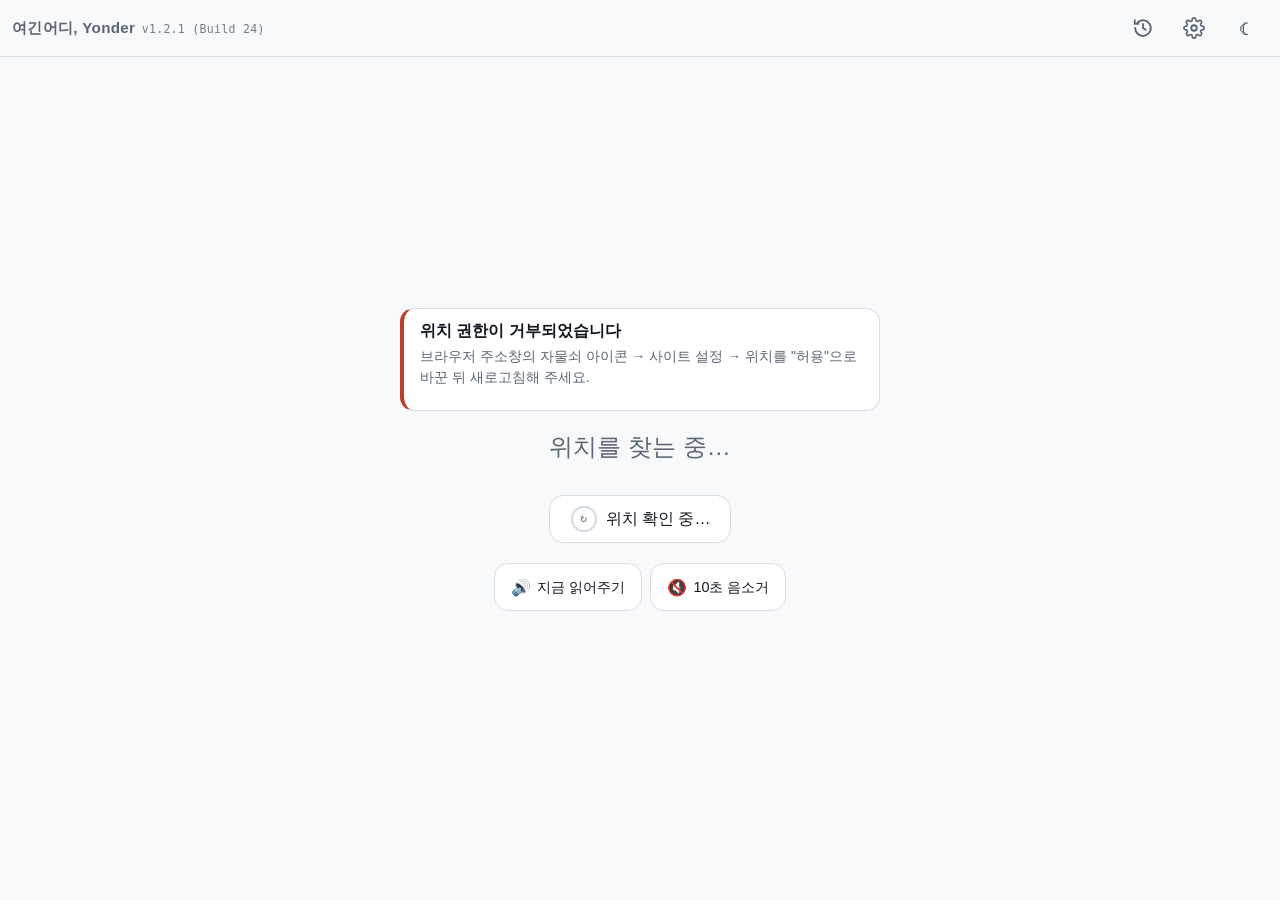
<file: docs/Yonder/index.html>
<!doctype html>
<html lang="ko">
  <head>
    <meta charset="UTF-8" />
    <!--
      viewport-fit=cover — 노치 기기에서 화면 전체를 쓰고 safe-area 로 여백을 준다.
      user-scalable=no — 주행 중 의도치 않은 확대를 막는다.
    -->
    <meta
      name="viewport"
      content="width=device-width, initial-scale=1.0, maximum-scale=1.0, user-scalable=no, viewport-fit=cover"
    />
    <title>여긴어디</title>
    <meta name="description" content="현재 위치의 행정구역을 알려주는 앱" />

    <!-- ThemeService가 실제 테마에 맞춰 값을 갱신한다. (§9.2) -->
    <meta name="theme-color" content="#0E1116" />
    <meta name="color-scheme" content="dark light" />

    <!-- PWA (§8.1). 상대 경로 — GitHub Pages 하위 경로 대응 (§3.3) -->
    <link rel="manifest" href="manifest.webmanifest" />

    <!-- iOS 홈 화면 (§8.2). iOS는 maskable을 지원하지 않아 별도 아이콘이 필요하다. -->
    <link rel="apple-touch-icon" href="icons/apple-touch-icon.png" />
    <meta name="apple-mobile-web-app-capable" content="yes" />
    <meta name="apple-mobile-web-app-status-bar-style" content="black-translucent" />
    <meta name="apple-mobile-web-app-title" content="여긴어디" />
    <meta name="mobile-web-app-capable" content="yes" />

    <link rel="icon" href="favicon.ico" sizes="32x32" />
    <link rel="icon" href="icons/icon.svg" type="image/svg+xml" />

    <!--
      첫 페인트 전에 배경색을 확정해 흰 화면 번쩍임을 막는다.
      야간 주행 중 눈부심 방지 목적이라 인라인으로 둔다. (§7.4)
    -->
    <style>
      :root {
        color-scheme: dark light;
      }
      html {
        background: #0e1116;
      }
      @media (prefers-color-scheme: light) {
        html:not([data-theme='dark']) {
          background: #f7f9fb;
        }
      }
      html[data-theme='light'] {
        background: #f7f9fb;
      }
    </style>

    <!--
      beforeinstallprompt 는 번들이 파싱되기 전에 발생할 수 있다. 놓치면
      "설치할까요?"를 앱이 직접 띄울 수 없으므로 여기서 먼저 붙잡아 둔다.
      preventDefault() 로 Chrome 기본 배너(뜨다 마는 mini-infobar)도 막는다.
      실제 처리는 src/services/install.js 가 한다.
    -->
    <script>
      window.__yonderInstallEvent = null;
      window.addEventListener('beforeinstallprompt', function (e) {
        e.preventDefault();
        window.__yonderInstallEvent = e;
        window.dispatchEvent(new Event('yonder:installavailable'));
      });
      window.addEventListener('appinstalled', function () {
        window.__yonderInstallEvent = null;
      });
    </script>
    <script type="module" crossorigin src="./assets/index-C69E5HCW.js"></script>
    <link rel="stylesheet" crossorigin href="./assets/index-BhcslDke.css">
  </head>
  <body>
    <div id="app">
      <header class="topbar">
        <!--
          버전·빌드 번호는 main.js 가 채운다. (src/version.js 가 권위 있는 출처)
          폭이 모자라면 main.js 가 ", Yonder" → "(Build N)" 순으로 조각을 감춘다.
            여긴어디, Yonder v1.2.0 (Build 19)
            여긴어디 v1.2.0 (Build 19)
            여긴어디 v1.2.0
        -->
        <h1 class="topbar__title" data-el="title">
          <span class="topbar__name"
            ><span data-el="app-name-ko">여긴어디</span
            ><span data-el="app-name-en">, Yonder</span></span
          >
          <span class="topbar__meta"
            ><span data-el="app-version"></span
            ><span data-el="app-build"></span></span
          >
        </h1>
        <div class="topbar__actions">
          <!-- 설치할 수 있거나 안내가 필요한 환경에서만 main.js 가 보이게 한다. -->
          <button
            type="button"
            class="button button--accent topbar__install"
            data-el="install-button"
            aria-label="앱 설치"
            title="앱 설치"
            hidden
          >
            <span class="topbar__install-icon" aria-hidden="true">⤓</span>
            <span class="topbar__install-label">앱 설치</span>
          </button>
          <!--
            이력·설정은 상단 아이콘으로 들어간다. 현재위치가 기본 화면이며,
            보조 화면에서 같은 아이콘이나 뒤로가기를 누르면 기본 화면으로 돌아온다.
          -->
          <button
            type="button"
            class="icon-button nav-button"
            data-view="history"
            aria-label="이동 이력"
            title="이동 이력"
            aria-pressed="false"
          >
            <svg class="nav-button__icon" viewBox="0 0 24 24" aria-hidden="true" focusable="false">
              <path d="M3.5 12a8.5 8.5 0 1 0 2.5-6" fill="none" stroke="currentColor" stroke-width="2" stroke-linecap="round" />
              <path d="M3 3.5v4h4" fill="none" stroke="currentColor" stroke-width="2" stroke-linecap="round" stroke-linejoin="round" />
              <path d="M12 7.5V12l3 2" fill="none" stroke="currentColor" stroke-width="2" stroke-linecap="round" stroke-linejoin="round" />
            </svg>
          </button>
          <button
            type="button"
            class="icon-button nav-button"
            data-view="settings"
            aria-label="설정"
            title="설정"
            aria-pressed="false"
          >
            <svg class="nav-button__icon" viewBox="0 0 24 24" aria-hidden="true" focusable="false">
              <circle cx="12" cy="12" r="3" fill="none" stroke="currentColor" stroke-width="2" />
              <path
                d="M19.4 15a1.65 1.65 0 0 0 .33 1.82l.06.06a2 2 0 0 1 0 2.83 2 2 0 0 1-2.83 0l-.06-.06a1.65 1.65 0 0 0-1.82-.33 1.65 1.65 0 0 0-1 1.51V21a2 2 0 0 1-2 2 2 2 0 0 1-2-2v-.09A1.65 1.65 0 0 0 9 19.4a1.65 1.65 0 0 0-1.82.33l-.06.06a2 2 0 0 1-2.83 0 2 2 0 0 1 0-2.83l.06-.06a1.65 1.65 0 0 0 .33-1.82 1.65 1.65 0 0 0-1.51-1H3a2 2 0 0 1-2-2 2 2 0 0 1 2-2h.09A1.65 1.65 0 0 0 4.6 9a1.65 1.65 0 0 0-.33-1.82l-.06-.06a2 2 0 0 1 0-2.83 2 2 0 0 1 2.83 0l.06.06a1.65 1.65 0 0 0 1.82.33H9a1.65 1.65 0 0 0 1-1.51V3a2 2 0 0 1 2-2 2 2 0 0 1 2 2v.09a1.65 1.65 0 0 0 1 1.51 1.65 1.65 0 0 0 1.82-.33l.06-.06a2 2 0 0 1 2.83 0 2 2 0 0 1 0 2.83l-.06.06a1.65 1.65 0 0 0-.33 1.82V9a1.65 1.65 0 0 0 1.51 1H21a2 2 0 0 1 2 2 2 2 0 0 1-2 2h-.09a1.65 1.65 0 0 0-1.51 1z"
                fill="none" stroke="currentColor" stroke-width="1.8" stroke-linecap="round" stroke-linejoin="round"
              />
            </svg>
          </button>
          <button
            type="button"
            class="icon-button"
            data-el="theme-toggle"
            aria-label="밝게/어둡게 전환"
            title="밝게/어둡게 전환"
          >
            ☾
          </button>
        </div>
      </header>

      <main class="views">
        <section class="view" id="view-main" aria-label="현재 위치"></section>
        <section class="view" id="view-history" aria-label="이동 이력" hidden></section>
        <section class="view" id="view-settings" aria-label="설정" hidden></section>
      </main>
    </div>

  </body>
</html>
</file>
<file: docs/Yonder/assets/index-BhcslDke.css>
:root{--bg: #0e1116;--bg-raised: #161b22;--bg-sunken: #0a0d11;--text: #f2f5f8;--text-muted: #8b96a5;--accent: #4cc2a6;--accent-dim: #2f7a68;--border: #232a34;--danger: #e5806f;--warn: #d8b46a;--shadow: rgba(0, 0, 0, .5);--font-sans: -apple-system, BlinkMacSystemFont, "Segoe UI", "Noto Sans KR", "Malgun Gothic", "Apple SD Gothic Neo", sans-serif;--font-mono: ui-monospace, SFMono-Regular, "Cascadia Mono", Consolas, monospace;--size-sido: 2.25rem;--size-sigungu: 4rem;--size-emd: 3.5rem;--touch: 48px;--radius: 14px;--gap: 1rem;color-scheme:dark}@media(prefers-color-scheme:light){:root:not([data-theme=dark]){--bg: #f7f9fb;--bg-raised: #ffffff;--bg-sunken: #eceff3;--text: #111820;--text-muted: #5a6675;--accent: #1f8a72;--accent-dim: #8fd6c5;--border: #d7dde5;--danger: #b8402c;--warn: #8a6410;--shadow: rgba(16, 24, 32, .12);color-scheme:light}}:root[data-theme=light]{--bg: #f7f9fb;--bg-raised: #ffffff;--bg-sunken: #eceff3;--text: #111820;--text-muted: #5a6675;--accent: #1f8a72;--accent-dim: #8fd6c5;--border: #d7dde5;--danger: #b8402c;--warn: #8a6410;--shadow: rgba(16, 24, 32, .12);color-scheme:light}:root[data-theme=dark]{--bg: #0e1116;--bg-raised: #161b22;--bg-sunken: #0a0d11;--text: #f2f5f8;--text-muted: #8b96a5;--accent: #4cc2a6;--accent-dim: #2f7a68;--border: #232a34;--danger: #e5806f;--warn: #d8b46a;--shadow: rgba(0, 0, 0, .5);color-scheme:dark}*,*:before,*:after{box-sizing:border-box}[hidden]{display:none!important}html,body{margin:0;padding:0;height:100%}body{background:var(--bg);color:var(--text);font-family:var(--font-sans);-webkit-font-smoothing:antialiased;overscroll-behavior:none;-webkit-user-select:none;user-select:none}#app{display:grid;grid-template-rows:auto 1fr;grid-template-columns:minmax(0,1fr);height:100dvh;padding:env(safe-area-inset-top) env(safe-area-inset-right) env(safe-area-inset-bottom) env(safe-area-inset-left)}.topbar{display:flex;align-items:center;justify-content:space-between;padding:.25rem .75rem;border-bottom:1px solid var(--border);min-height:var(--touch)}.topbar__title{display:flex;align-items:baseline;gap:.4rem;min-width:0;margin:0;color:var(--text-muted);font-size:.95rem;font-weight:600;letter-spacing:.02em;white-space:nowrap;overflow:hidden}.topbar__name{flex:0 1 auto;overflow:hidden;text-overflow:ellipsis}.topbar__meta{flex:0 0 auto;font-family:var(--font-mono);font-size:.72rem;font-weight:500;opacity:.85}.icon-button{min-width:var(--touch);min-height:var(--touch);display:inline-flex;align-items:center;justify-content:center;background:none;border:none;border-radius:var(--radius);color:var(--text-muted);font-size:1.25rem;cursor:pointer}.icon-button:active{background:var(--bg-raised)}.topbar__actions{display:flex;flex:0 0 auto;align-items:center;gap:.15rem}.topbar__install{display:inline-flex;align-items:center;gap:.25rem;min-height:36px;margin-right:.15rem;padding:0 .6rem;font-size:.82rem;white-space:nowrap}.topbar__install-icon{font-size:1rem;line-height:1}.nav-button__icon{width:22px;height:22px}.nav-button[aria-pressed=true]{background:var(--bg-raised);color:var(--accent)}.views{position:relative;overflow:hidden}.view{position:absolute;inset:0;overflow-y:auto;-webkit-overflow-scrolling:touch;padding:var(--gap)}.main-view{display:flex;flex-direction:column;align-items:center;justify-content:center;text-align:center;gap:.5rem;min-height:100%}.region{display:flex;flex-direction:column;align-items:center;gap:.35rem;width:100%;transition:opacity .18s ease}.region--changing{opacity:.25}.region__sido{color:var(--text-muted);font-size:var(--size-sido);font-weight:500;line-height:1.15;white-space:nowrap}.region__sigungu{color:var(--text);font-size:var(--size-sigungu);font-weight:700;line-height:1.1;letter-spacing:.06em;white-space:nowrap}.region__emd{color:var(--text);font-size:var(--size-emd);font-weight:600;line-height:1.1;letter-spacing:.06em;white-space:nowrap}.region__alt{color:var(--text-muted);font-size:1.5rem;font-weight:500;line-height:1.2;letter-spacing:.02em;white-space:nowrap}.region__legal{max-width:min(100%,40ch);margin-top:.2rem;color:var(--text-muted);font-size:.95rem;line-height:1.4;text-align:center;word-break:keep-all;overflow-wrap:break-word}.region__legal-label{display:inline-block;margin-right:.3rem;padding:.05rem .35rem;border:1px solid var(--border);border-radius:999px;font-size:.75rem;vertical-align:.05em;opacity:.85}.region__legal-name.is-current{color:var(--text);font-weight:700}.region__legal-more{font-style:italic;opacity:.8}.region__placeholder{color:var(--text-muted);font-size:1.5rem;font-weight:500}.region__badge{display:inline-block;margin-top:.25rem;padding:.2rem .6rem;border-radius:999px;background:var(--bg-raised);border:1px solid var(--border);color:var(--warn);font-size:.8rem}.region__stopped{display:flex;flex-direction:column;align-items:center;gap:.5rem;max-width:22rem;margin:1rem auto 0;padding:1.25rem 1.25rem 1.1rem;background:var(--bg-raised);border:1px solid var(--border);border-radius:var(--radius);text-align:center;word-break:keep-all}.region__stopped-title{margin:0;color:var(--text);font-size:1.5rem;font-weight:700}.region__stopped-where{margin:0;color:var(--text-muted);font-size:.95rem;font-variant-numeric:tabular-nums}.region__stopped-hint{margin:0 0 .35rem;color:var(--text-muted);font-size:.88rem;line-height:1.5}.region__stopped .button{min-width:10rem}.refresh{display:inline-flex;align-items:center;gap:.5rem;min-height:var(--touch);margin-top:1.5rem;padding:0 1.25rem;background:var(--bg-raised);color:var(--text);border:1px solid var(--border);border-radius:var(--radius);font-size:1rem;font-family:inherit;cursor:pointer}.refresh:active{background:var(--bg-sunken)}.ring{position:relative;flex:0 0 auto;display:inline-flex;align-items:center;justify-content:center;width:28px;height:28px}.ring__svg{width:100%;height:100%;transform:rotate(-90deg)}.ring__track{fill:none;stroke:var(--border);stroke-width:3}.ring__value{fill:none;stroke:var(--accent);stroke-width:3;stroke-linecap:round}.ring__label{position:absolute;color:var(--text-muted);font-family:var(--font-mono);font-size:.7rem;line-height:1}.refresh--stale .ring__value,.refresh--stale .ring__label{stroke:var(--warn);color:var(--warn)}.voice-actions{display:flex;flex-wrap:wrap;justify-content:center;gap:.5rem;margin-top:.75rem}.voice-action{display:inline-flex;align-items:center;gap:.4rem}.voice-action__icon{font-size:1rem}.voice-action--muted{color:var(--warn);border-color:var(--warn)}.telemetry{margin-top:1rem;color:var(--text-muted);font-size:.85rem;font-family:var(--font-mono);line-height:1.6;-webkit-user-select:text;user-select:text}.banner{width:100%;max-width:30rem;margin:0 auto .75rem;padding:.75rem 1rem;border-radius:var(--radius);background:var(--bg-raised);border:1px solid var(--border);border-left:4px solid var(--danger);text-align:left}.banner--info{border-left-color:var(--accent)}.banner__title{margin:0 0 .25rem;font-size:1rem;font-weight:600}.banner__hint{margin:0;color:var(--text-muted);font-size:.875rem;line-height:1.5}.banner__actions{display:flex;gap:.5rem;margin-top:.6rem}.section-head{display:flex;align-items:center;justify-content:space-between;gap:.5rem;margin-bottom:.75rem}.section-head h2{margin:0;font-size:1.1rem}.button{min-height:var(--touch);padding:0 1rem;background:var(--bg-raised);color:var(--text);border:1px solid var(--border);border-radius:var(--radius);font-family:inherit;font-size:.9rem;cursor:pointer}.button:active{background:var(--bg-sunken)}.button--accent{border-color:var(--accent-dim);color:var(--accent)}.button--danger{color:var(--danger)}.button:disabled{opacity:.5;cursor:default}.launch-guide{position:fixed;inset:0;z-index:50;display:flex;align-items:center;justify-content:center;padding:calc(env(safe-area-inset-top) + 1rem) 1rem calc(env(safe-area-inset-bottom) + 1rem);background:#0000008c;animation:launch-guide-in .16s ease-out}@keyframes launch-guide-in{0%{opacity:0}}.launch-guide__dialog{width:100%;max-width:26rem;max-height:100%;overflow-y:auto;padding:1.15rem 1.25rem 1rem;background:var(--bg-raised);border:1px solid var(--border);border-radius:var(--radius);box-shadow:0 12px 32px var(--shadow)}.launch-guide__title{margin:0 0 .6rem;color:var(--text);font-size:1.15rem;font-weight:700}.launch-guide__body{color:var(--text-muted);font-size:.92rem;line-height:1.55;word-break:keep-all}.launch-guide__body p{margin:0 0 .55rem}.launch-guide__body strong{color:var(--text)}.launch-guide__url{margin:.5rem 0 .6rem!important;padding:.5rem .6rem;background:var(--bg-sunken);border:1px solid var(--border);border-radius:8px;color:var(--text);font-family:var(--font-mono);font-size:.78rem;word-break:break-all;-webkit-user-select:text;user-select:text}.launch-guide__steps{margin:.6rem 0 .2rem;padding:0;list-style:none}.launch-guide__steps li{display:flex;align-items:baseline;gap:.5rem;margin-bottom:.45rem}.launch-guide__no{flex:0 0 auto;width:1.35rem;height:1.35rem;display:inline-flex;align-items:center;justify-content:center;border-radius:999px;background:var(--bg-sunken);border:1px solid var(--border);color:var(--accent);font-size:.75rem;font-weight:700}.launch-guide__ico{display:inline-block;width:1.15em;height:1.15em;margin:0 .1em;color:var(--accent);vertical-align:-.2em}.launch-guide__actions{display:flex;flex-wrap:wrap;align-items:center;justify-content:space-between;gap:.6rem .75rem;margin-top:1rem}.launch-guide__mute{display:inline-flex;align-items:center;gap:.4rem;min-height:var(--touch);color:var(--text-muted);font-size:.85rem;cursor:pointer}.launch-guide__mute input{width:22px;height:22px;margin:0;accent-color:var(--accent)}.launch-guide__buttons{display:flex;flex:1 1 14rem;justify-content:flex-end;gap:.5rem}.launch-guide__buttons .button{flex:1 1 0}@media(orientation:landscape)and (max-height:480px){.launch-guide__dialog{max-width:34rem;padding:.9rem 1rem .8rem}.launch-guide__title{margin-bottom:.4rem;font-size:1.05rem}.launch-guide__body{font-size:.85rem;line-height:1.45}.launch-guide__actions{margin-top:.7rem}}.history__day{margin-bottom:1.25rem}.history__date{position:sticky;top:0;padding:.35rem 0;background:var(--bg);color:var(--text-muted);font-size:.85rem;font-weight:600}.history__item{display:flex;align-items:baseline;gap:.75rem;min-height:var(--touch);padding:.4rem .25rem;border-bottom:1px solid var(--border)}.history__time{flex:0 0 auto;color:var(--text-muted);font-family:var(--font-mono);font-size:.9rem}.history__name{flex:1 1 auto;font-size:1rem}.history__delete{flex:0 0 auto;min-width:var(--touch);min-height:var(--touch);background:none;border:none;color:var(--text-muted);font-size:1.1rem;cursor:pointer}.history__summary{margin-top:.5rem;color:var(--text-muted);font-size:.85rem}.empty{padding:2rem 1rem;color:var(--text-muted);text-align:center;line-height:1.7}.settings__group{margin-bottom:1.5rem}.settings__group h3{margin:0 0 .5rem;color:var(--text-muted);font-size:.85rem;font-weight:600;text-transform:uppercase;letter-spacing:.06em}.setting{display:flex;align-items:center;justify-content:space-between;gap:1rem;min-height:var(--touch);padding:.5rem 0;border-bottom:1px solid var(--border)}.setting__label{flex:1 1 auto}.setting__name{display:block;font-size:1rem}.setting__desc{display:block;margin-top:.15rem;color:var(--text-muted);font-size:.8rem;line-height:1.5}.setting__control{flex:0 0 auto}.setting select,.setting input[type=checkbox]{font-family:inherit;font-size:1rem}.setting select{min-height:var(--touch);padding:0 .5rem;background:var(--bg-raised);color:var(--text);border:1px solid var(--border);border-radius:var(--radius)}.setting input[type=checkbox]{width:28px;height:28px;accent-color:var(--accent)}.setting--stacked{flex-direction:column;align-items:stretch;gap:.5rem}.setting__value{margin-left:.35rem;color:var(--accent);font-family:var(--font-mono);font-size:.9rem}.setting__range{width:100%;min-height:var(--touch);margin:0;accent-color:var(--accent)}.settings__note{padding:.75rem 1rem;border-radius:var(--radius);background:var(--bg-raised);border:1px solid var(--border);color:var(--text-muted);font-size:.85rem;line-height:1.6}.settings__note a{color:var(--accent)}.settings__note--pre{white-space:pre-line}.settings__desc-hint{margin:0 0 .5rem;color:var(--text-muted);font-size:.8rem;line-height:1.5}.about__title{margin:0 0 .5rem;color:var(--text);font-size:1rem;font-weight:600}.about__list{display:grid;grid-template-columns:5.5rem 1fr;gap:.35rem .75rem;margin:0}.about__list dt{color:var(--text-muted)}.about__list dd{margin:0;color:var(--text);word-break:keep-all;overflow-wrap:anywhere}.about__list dd+dd{grid-column:2}.diagnostics{margin:0;padding:.75rem;border-radius:var(--radius);background:var(--bg-sunken);border:1px solid var(--border);color:var(--text-muted);font-family:var(--font-mono);font-size:.75rem;line-height:1.7;overflow-x:auto;-webkit-user-select:text;user-select:text}.progress{margin-top:.5rem;color:var(--text-muted);font-size:.85rem}@media(prefers-reduced-motion:reduce){*,*:before,*:after{animation-duration:.01ms!important;transition-duration:.01ms!important}}@media(max-height:560px){:root{--size-sido: 1.75rem;--size-sigungu: 3rem;--size-emd: 2.5rem}.view{padding:.5rem}.main-view{gap:.25rem}.region{gap:.15rem}.region__alt{font-size:1.15rem}.region__legal{font-size:.85rem;margin-top:0}.refresh{margin-top:.75rem}.voice-actions{margin-top:.5rem}.telemetry{margin-top:.5rem;line-height:1.4}.banner{margin-bottom:.5rem}}@media(orientation:landscape)and (max-height:560px){:root{--size-sido: clamp(1.2rem, calc(11.8svh - 13px) , 2.25rem);--size-sigungu: clamp(2.5rem, calc(35.75svh - 40px) , 6.5rem);--size-emd: clamp(2rem, calc(30.5svh - 34px) , 5.5rem)}.main-view{display:grid;grid-template-columns:minmax(0,1fr) auto;grid-template-areas:"banner banner" "region refresh" "region voice" "region telemetry";align-content:center;align-items:center;justify-items:center;gap:.25rem 1.25rem}.region{gap:0}.region__legal{display:-webkit-box;-webkit-box-orient:vertical;-webkit-line-clamp:2;max-width:100%;overflow:hidden}.banner{grid-area:banner;margin-bottom:0}.region{grid-area:region}.refresh{grid-area:refresh;margin-top:0}.voice-actions{grid-area:voice;margin-top:0}.telemetry{grid-area:telemetry;margin-top:0;text-align:center}}@media(orientation:landscape)and (max-height:420px){.region__alt{font-size:1rem}.region__legal{font-size:.78rem;-webkit-line-clamp:1}.region__stopped{margin-top:.5rem;padding:.75rem 1rem;gap:.35rem}.region__stopped-title{font-size:1.15rem}.region__stopped-hint{font-size:.8rem}.region__badge{margin-top:.1rem;padding:.15rem .5rem;font-size:.72rem}.telemetry{font-size:.78rem}}@media(max-width:480px)and (max-height:480px){.refresh,.voice-actions,.telemetry,.topbar__install{display:none!important}.main-view{grid-template-columns:minmax(0,1fr);grid-template-areas:"banner" "region";column-gap:0}}@media(max-width:360px){.topbar{padding:.25rem .35rem}.topbar .icon-button{min-width:38px}.topbar__title{gap:.3rem;font-size:.88rem}.topbar__meta{font-size:.68rem}}
</file>
